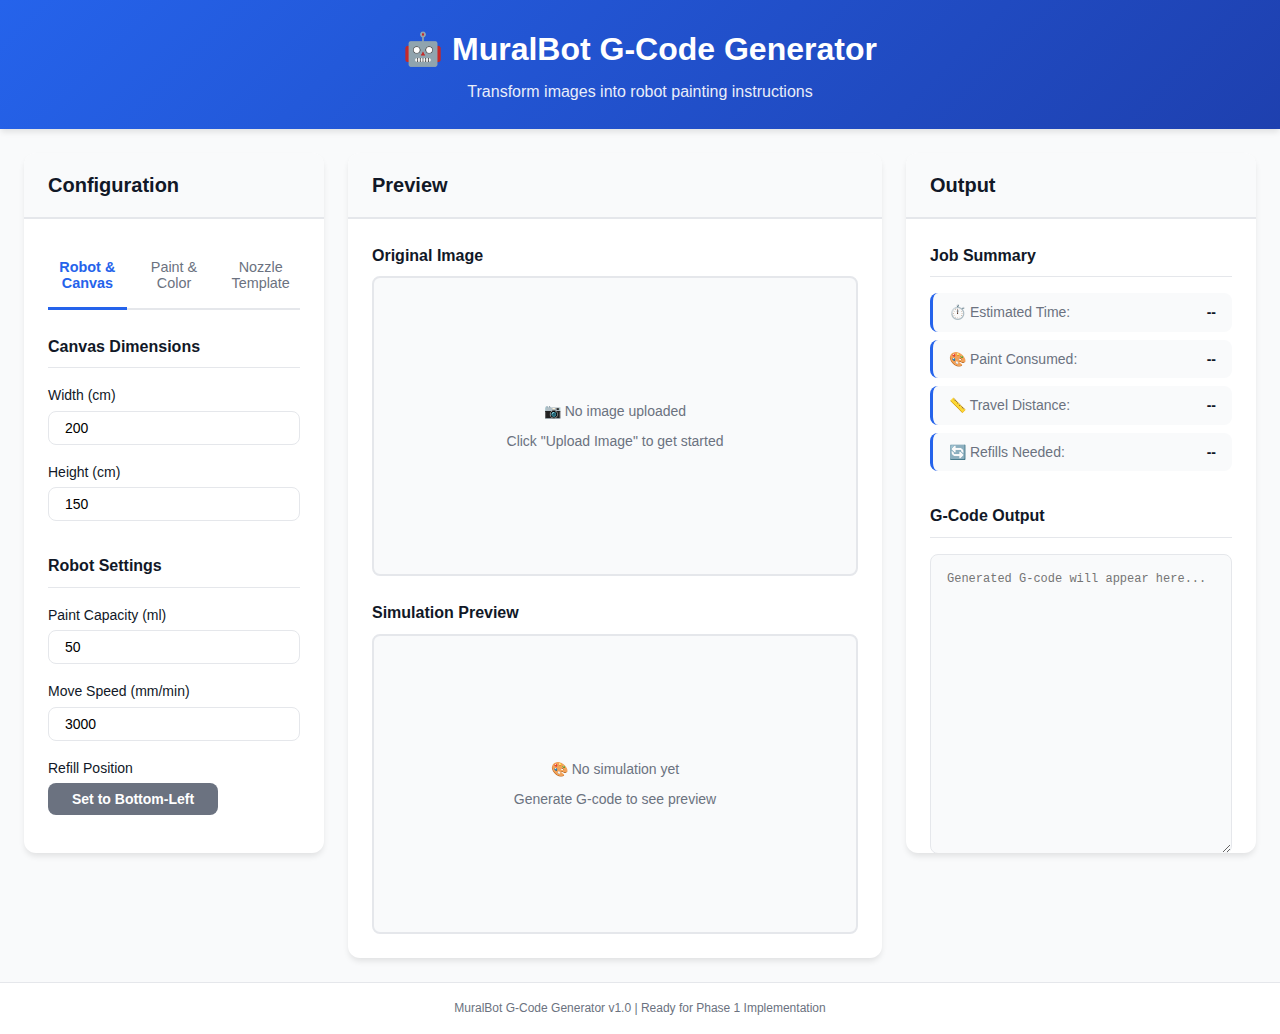
<file: index.html>
<!DOCTYPE html>
<html lang="en">
<head>
    <meta charset="UTF-8">
    <meta name="viewport" content="width=device-width, initial-scale=1.0">
    <meta name="description" content="MuralBot G-Code Generator - Convert images to G-code for cable-driven wall-painting robots">
    <title>MuralBot G-Code Generator</title>
    <link rel="stylesheet" href="css/styles.css">
</head>
<body>
    <div class="app-container">
        <!-- Header -->
        <header class="app-header">
            <h1>🤖 MuralBot G-Code Generator</h1>
            <p class="subtitle">Transform images into robot painting instructions</p>
        </header>

        <!-- Main Content Area -->
        <main class="main-content">
            <!-- Left Panel: Configuration -->
            <aside class="panel panel-left">
                <div class="panel-header">
                    <h2>Configuration</h2>
                </div>
                <div class="panel-content">
                    <!-- Tab Navigation -->
                    <div class="tab-navigation">
                        <button class="tab-btn active" data-tab="robot">Robot & Canvas</button>
                        <button class="tab-btn" data-tab="paint">Paint & Color</button>
                        <button class="tab-btn" data-tab="nozzle">Nozzle Template</button>
                    </div>

                    <!-- Tab 1: Robot & Canvas Setup -->
                    <div class="tab-content active" id="tab-robot">
                        <section class="config-section">
                            <h3>Canvas Dimensions</h3>
                            <div class="form-group">
                                <label for="canvas-width">Width (cm)</label>
                                <input type="number" id="canvas-width" value="200" min="50" max="1000" step="10">
                            </div>
                            <div class="form-group">
                                <label for="canvas-height">Height (cm)</label>
                                <input type="number" id="canvas-height" value="150" min="50" max="1000" step="10">
                            </div>
                        </section>

                        <section class="config-section">
                            <h3>Robot Settings</h3>
                            <div class="form-group">
                                <label for="paint-capacity">Paint Capacity (ml)</label>
                                <input type="number" id="paint-capacity" value="50" min="10" max="500" step="5">
                            </div>
                            <div class="form-group">
                                <label for="move-speed">Move Speed (mm/min)</label>
                                <input type="number" id="move-speed" value="3000" min="500" max="10000" step="100">
                            </div>
                            <div class="form-group">
                                <label>Refill Position</label>
                                <button class="btn btn-secondary" id="set-refill-position">Set to Bottom-Left</button>
                            </div>
                        </section>

                        <section class="config-section">
                            <h3>Advanced Anchor Setup</h3>
                            <details>
                                <summary>Configure anchor points</summary>
                                <div class="anchor-config">
                                    <div class="form-group-inline">
                                        <label>Anchor Top-Left</label>
                                        <input type="number" id="anchor-tl-x" value="0" placeholder="X">
                                        <input type="number" id="anchor-tl-y" value="0" placeholder="Y">
                                    </div>
                                    <div class="form-group-inline">
                                        <label>Anchor Top-Right</label>
                                        <input type="number" id="anchor-tr-x" value="2000" placeholder="X">
                                        <input type="number" id="anchor-tr-y" value="0" placeholder="Y">
                                    </div>
                                    <div class="form-group-inline">
                                        <label>Anchor Bottom-Center</label>
                                        <input type="number" id="anchor-bc-x" value="1000" placeholder="X">
                                        <input type="number" id="anchor-bc-y" value="3000" placeholder="Y">
                                    </div>
                                </div>
                            </details>
                        </section>
                    </div>

                    <!-- Tab 2: Paint & Color Settings -->
                    <div class="tab-content" id="tab-paint">
                        <section class="config-section">
                            <h3>Color Configuration</h3>
                            <div class="form-group">
                                <label for="num-colors">Number of Colors</label>
                                <input type="number" id="num-colors" value="3" min="1" max="10" step="1">
                            </div>
                            <div class="form-group">
                                <label>Color Selection Mode</label>
                                <div class="radio-group">
                                    <label class="radio-label">
                                        <input type="radio" name="color-mode" value="auto" checked>
                                        <span>Auto-Pick Colors (K-Means)</span>
                                    </label>
                                    <label class="radio-label">
                                        <input type="radio" name="color-mode" value="manual">
                                        <span>Manual Color Entry</span>
                                    </label>
                                </div>
                            </div>
                            <div class="form-group" id="manual-colors-container" style="display: none;">
                                <label>Manual Colors</label>
                                <div id="color-pickers">
                                    <!-- Color pickers will be dynamically added here -->
                                </div>
                            </div>
                        </section>

                        <section class="config-section">
                            <h3>Painting Mode</h3>
                            <div class="form-group">
                                <div class="radio-group">
                                    <label class="radio-label">
                                        <input type="radio" name="painting-mode" value="pointillism" checked>
                                        <span>Pointillism Mode (Dots)</span>
                                    </label>
                                    <label class="radio-label">
                                        <input type="radio" name="painting-mode" value="strokes">
                                        <span>Strokes Mode (Lines)</span>
                                    </label>
                                    <label class="radio-label">
                                        <input type="radio" name="painting-mode" value="spray">
                                        <span>Spray Mode</span>
                                    </label>
                                </div>
                            </div>

                            <!-- Dot Mode Settings -->
                            <div class="mode-settings" id="dot-mode-settings">
                                <div class="form-group">
                                    <label for="dot-diameter">Spray Dot Diameter (mm)</label>
                                    <input type="number" id="dot-diameter" value="5" min="1" max="50" step="0.5">
                                </div>
                            </div>

                            <!-- Line Mode Settings -->
                            <div class="mode-settings" id="line-mode-settings" style="display: none;">
                                <div class="form-group">
                                    <label for="line-thickness">Line Thickness (mm)</label>
                                    <input type="number" id="line-thickness" value="3" min="1" max="50" step="0.5">
                                </div>
                            </div>

                            <!-- Edge Mode Settings -->
                            <div class="mode-settings" id="edge-mode-settings" style="display: none;">
                                <div class="form-group">
                                    <label for="edge-line-thickness">Line Thickness (mm)</label>
                                    <input type="number" id="edge-line-thickness" value="3" min="1" max="50" step="0.5">
                                </div>
                                <div class="form-group">
                                    <label for="threshold-low">Threshold Low</label>
                                    <input type="range" id="threshold-low" min="0" max="255" value="50" step="1">
                                    <span class="range-value" id="threshold-low-value">50</span>
                                </div>
                                <div class="form-group">
                                    <label for="threshold-high">Threshold High</label>
                                    <input type="range" id="threshold-high" min="0" max="255" value="150" step="1">
                                    <span class="range-value" id="threshold-high-value">150</span>
                                </div>
                            </div>
                        </section>
                    </div>

                    <!-- Tab 3: Nozzle Template -->
                    <div class="tab-content" id="tab-nozzle">
                        <section class="config-section">
                            <h3>Nozzle Configuration</h3>
                            <div class="form-group">
                                <label>Nozzle Shape</label>
                                <div class="radio-group">
                                    <label class="radio-label">
                                        <input type="radio" name="nozzle-shape" value="circular" checked>
                                        <span>Circular</span>
                                    </label>
                                    <label class="radio-label">
                                        <input type="radio" name="nozzle-shape" value="flat">
                                        <span>Flat</span>
                                    </label>
                                </div>
                            </div>
                            <div class="form-group">
                                <label for="nozzle-size">Nozzle Size (mm)</label>
                                <input type="number" id="nozzle-size" value="0.5" min="0.1" max="5" step="0.1">
                                <p class="help-text">This overrides dot diameter and line thickness settings</p>
                            </div>
                        </section>

                        <section class="config-section">
                            <h3>Nozzle Preview</h3>
                            <div class="nozzle-preview">
                                <canvas id="nozzle-preview-canvas" width="200" height="200"></canvas>
                            </div>
                        </section>
                    </div>

                    <!-- Action Buttons -->
                    <div class="action-buttons">
                        <button class="btn btn-primary" id="upload-image-btn">📁 Upload Image</button>
                        <input type="file" id="image-upload" accept="image/png,image/jpeg,image/jpg" style="display: none;">
                        <button class="btn btn-success" id="generate-gcode-btn" disabled>⚡ Generate G-Code</button>
                    </div>
                </div>
            </aside>

            <!-- Center Panel: Preview -->
            <section class="panel panel-center">
                <div class="panel-header">
                    <h2>Preview</h2>
                </div>
                <div class="panel-content">
                    <div class="canvas-container">
                        <div class="canvas-section">
                            <h3>Original Image</h3>
                            <div class="canvas-wrapper">
                                <canvas id="original-canvas"></canvas>
                                <div class="canvas-placeholder">
                                    <p>📷 No image uploaded</p>
                                    <p class="small">Click "Upload Image" to get started</p>
                                </div>
                            </div>
                        </div>
                        <div class="canvas-section">
                            <h3>Simulation Preview</h3>
                            <div class="canvas-wrapper">
                                <canvas id="preview-canvas"></canvas>
                                <div class="canvas-placeholder">
                                    <p>🎨 No simulation yet</p>
                                    <p class="small">Generate G-code to see preview</p>
                                </div>
                            </div>
                        </div>
                    </div>
                    <div class="progress-container" id="progress-container" style="display: none;">
                        <div class="progress-bar">
                            <div class="progress-fill" id="progress-fill"></div>
                        </div>
                        <p class="progress-text" id="progress-text">Processing...</p>
                    </div>
                </div>
            </section>

            <!-- Right Panel: Output -->
            <aside class="panel panel-right">
                <div class="panel-header">
                    <h2>Output</h2>
                </div>
                <div class="panel-content">
                    <section class="output-section">
                        <h3>Job Summary</h3>
                        <div class="summary-grid">
                            <div class="summary-item">
                                <span class="summary-label">⏱️ Estimated Time:</span>
                                <span class="summary-value" id="estimated-time">--</span>
                            </div>
                            <div class="summary-item">
                                <span class="summary-label">🎨 Paint Consumed:</span>
                                <span class="summary-value" id="paint-consumed">--</span>
                            </div>
                            <div class="summary-item">
                                <span class="summary-label">📏 Travel Distance:</span>
                                <span class="summary-value" id="travel-distance">--</span>
                            </div>
                            <div class="summary-item">
                                <span class="summary-label">🔄 Refills Needed:</span>
                                <span class="summary-value" id="refills-needed">--</span>
                            </div>
                        </div>
                    </section>

                    <section class="output-section">
                        <h3>G-Code Output</h3>
                        <textarea id="gcode-output" readonly placeholder="Generated G-code will appear here..."></textarea>
                    </section>

                    <div class="action-buttons">
                        <button class="btn btn-primary" id="download-gcode-btn" disabled>💾 Download G-Code</button>
                        <button class="btn btn-secondary" id="copy-gcode-btn" disabled>📋 Copy to Clipboard</button>
                    </div>
                </div>
            </aside>
        </main>

        <!-- Footer -->
        <footer class="app-footer">
            <p>MuralBot G-Code Generator v1.0 | Ready for Phase 1 Implementation</p>
        </footer>
    </div>

    <!-- Load JavaScript module -->
    <script type="module" src="js/main.js?v=8"></script>
</body>
</html>
</file>
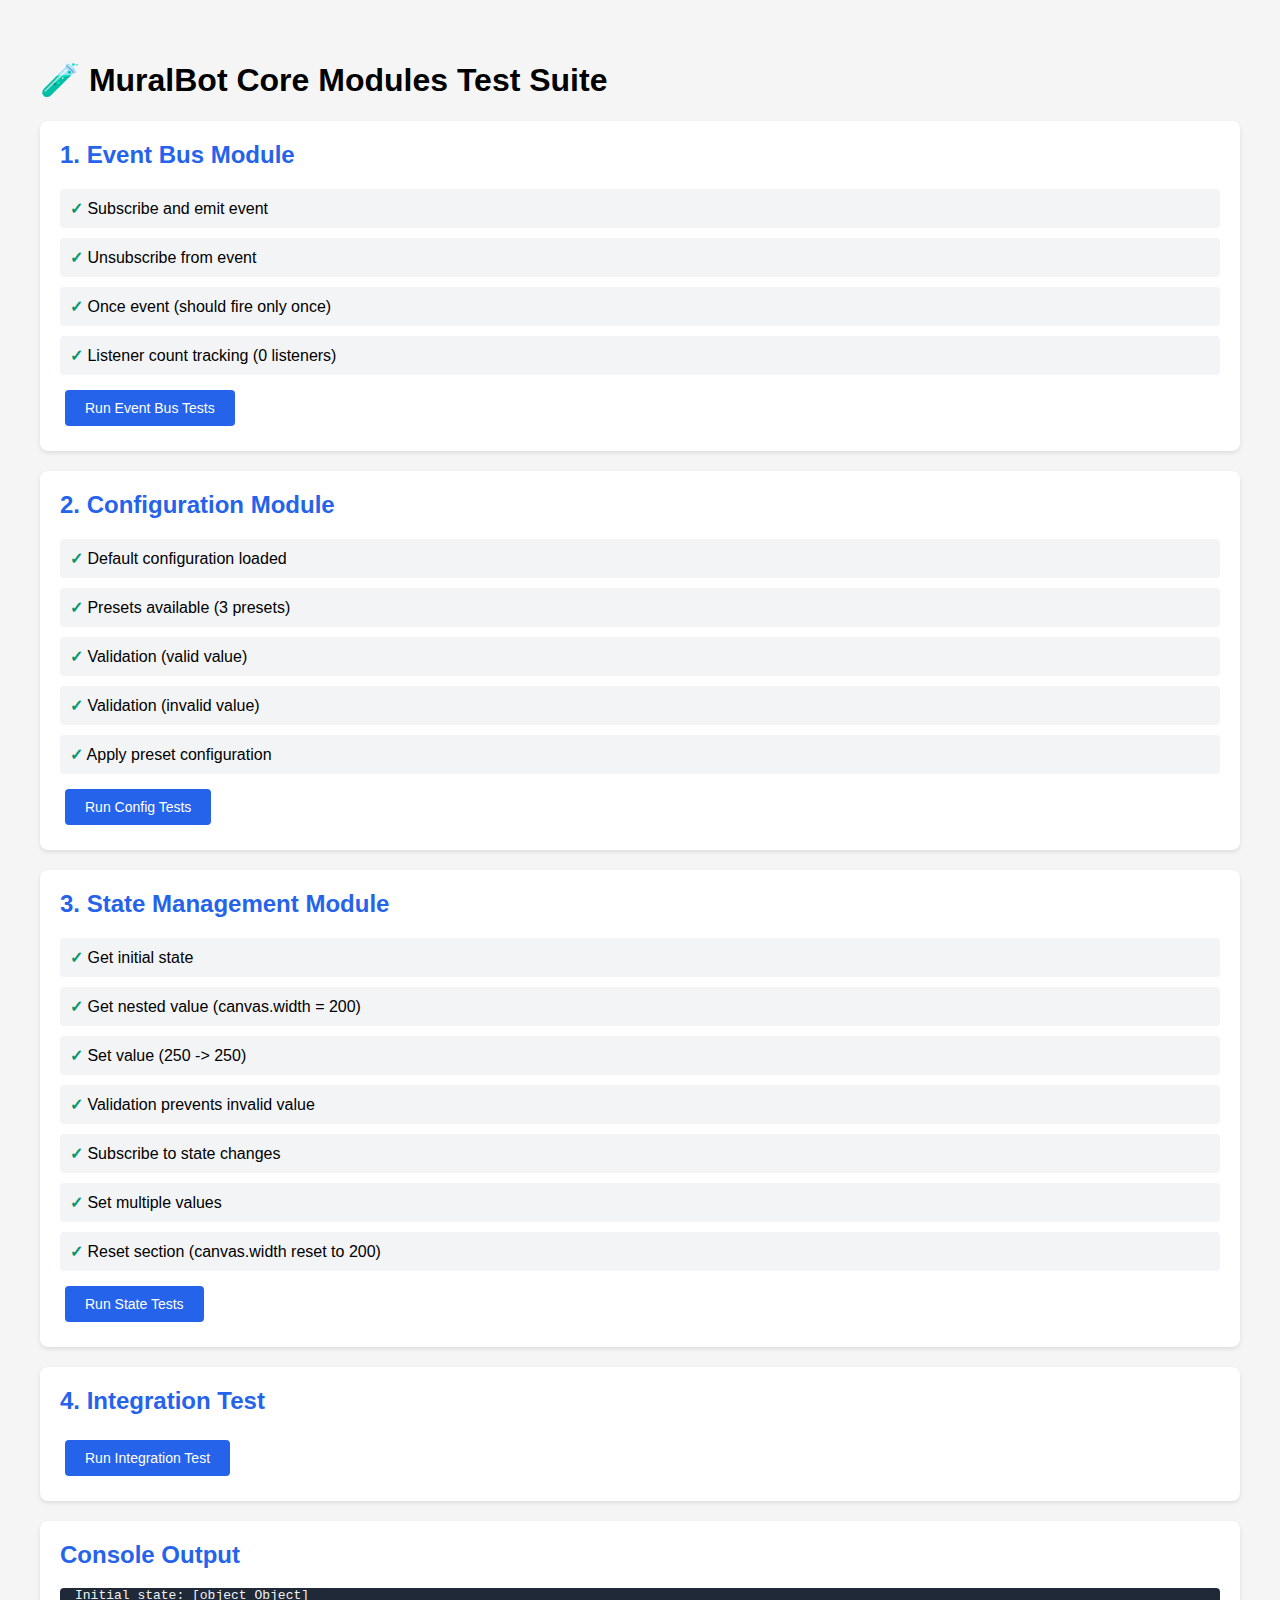
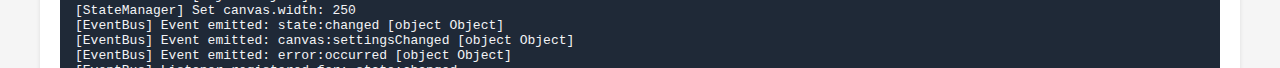
<file: test-core-modules.html>
<!DOCTYPE html>
<html lang="en">
<head>
    <meta charset="UTF-8">
    <meta name="viewport" content="width=device-width, initial-scale=1.0">
    <title>Core Modules Test - MuralBot</title>
    <style>
        body {
            font-family: Arial, sans-serif;
            max-width: 1200px;
            margin: 20px auto;
            padding: 20px;
            background: #f5f5f5;
        }
        .test-section {
            background: white;
            padding: 20px;
            margin: 20px 0;
            border-radius: 8px;
            box-shadow: 0 2px 4px rgba(0,0,0,0.1);
        }
        .test-section h2 {
            color: #2563eb;
            margin-top: 0;
        }
        .success {
            color: #059669;
            font-weight: bold;
        }
        .error {
            color: #dc2626;
            font-weight: bold;
        }
        button {
            background: #2563eb;
            color: white;
            border: none;
            padding: 10px 20px;
            margin: 5px;
            border-radius: 4px;
            cursor: pointer;
            font-size: 14px;
        }
        button:hover {
            background: #1e40af;
        }
        pre {
            background: #1f2937;
            color: #f3f4f6;
            padding: 15px;
            border-radius: 4px;
            overflow-x: auto;
            max-height: 300px;
            overflow-y: auto;
        }
        .test-result {
            margin: 10px 0;
            padding: 10px;
            background: #f3f4f6;
            border-radius: 4px;
        }
    </style>
</head>
<body>
    <h1>🧪 MuralBot Core Modules Test Suite</h1>
    
    <div class="test-section">
        <h2>1. Event Bus Module</h2>
        <div id="eventbus-results"></div>
        <button onclick="testEventBus()">Run Event Bus Tests</button>
    </div>
    
    <div class="test-section">
        <h2>2. Configuration Module</h2>
        <div id="config-results"></div>
        <button onclick="testConfig()">Run Config Tests</button>
    </div>
    
    <div class="test-section">
        <h2>3. State Management Module</h2>
        <div id="state-results"></div>
        <button onclick="testState()">Run State Tests</button>
    </div>
    
    <div class="test-section">
        <h2>4. Integration Test</h2>
        <div id="integration-results"></div>
        <button onclick="testIntegration()">Run Integration Test</button>
    </div>
    
    <div class="test-section">
        <h2>Console Output</h2>
        <pre id="console-output"></pre>
    </div>

    <script type="module">
        import eventBus, { Events } from './js/core/eventBus.js';
        import state from './js/core/state.js';
        import { getPresetList, applyPreset, validateValue, VALIDATION_RULES, DEFAULT_CONFIG } from './js/core/config.js';
        
        // Make modules available globally for test functions
        window.eventBus = eventBus;
        window.Events = Events;
        window.state = state;
        window.configModule = { getPresetList, applyPreset, validateValue, VALIDATION_RULES, DEFAULT_CONFIG };
        
        // Capture console output
        const originalLog = console.log;
        const consoleOutput = document.getElementById('console-output');
        console.log = function(...args) {
            originalLog.apply(console, args);
            consoleOutput.textContent += args.join(' ') + '\n';
            consoleOutput.scrollTop = consoleOutput.scrollHeight;
        };
        
        console.log('✅ Core modules loaded successfully!');
        console.log('Modules available:', { eventBus, state, Events });
    </script>

    <script>
        function addResult(containerId, message, isSuccess = true) {
            const container = document.getElementById(containerId);
            const result = document.createElement('div');
            result.className = 'test-result';
            result.innerHTML = `<span class="${isSuccess ? 'success' : 'error'}">${isSuccess ? '✓' : '✗'}</span> ${message}`;
            container.appendChild(result);
        }
        
        function clearResults(containerId) {
            document.getElementById(containerId).innerHTML = '';
        }
        
        function testEventBus() {
            clearResults('eventbus-results');
            console.log('\n=== Testing Event Bus ===');
            
            try {
                // Test 1: Subscribe and emit
                let received = false;
                const unsubscribe = window.eventBus.on(Events.STATE_CHANGED, (data) => {
                    received = true;
                    console.log('Event received:', data);
                });
                
                window.eventBus.emit(Events.STATE_CHANGED, { test: 'data' });
                addResult('eventbus-results', 'Subscribe and emit event', received);
                
                // Test 2: Unsubscribe
                unsubscribe();
                received = false;
                window.eventBus.emit(Events.STATE_CHANGED, { test: 'data2' });
                addResult('eventbus-results', 'Unsubscribe from event', !received);
                
                // Test 3: Once functionality
                let onceCount = 0;
                window.eventBus.once(Events.IMAGE_UPLOADED, () => {
                    onceCount++;
                });
                window.eventBus.emit(Events.IMAGE_UPLOADED, {});
                window.eventBus.emit(Events.IMAGE_UPLOADED, {});
                addResult('eventbus-results', 'Once event (should fire only once)', onceCount === 1);
                
                // Test 4: Listener count
                const count = window.eventBus.listenerCount(Events.STATE_CHANGED);
                addResult('eventbus-results', `Listener count tracking (${count} listeners)`, true);
                
                console.log('Event Bus tests completed');
            } catch (error) {
                addResult('eventbus-results', `Error: ${error.message}`, false);
                console.error('Event Bus test error:', error);
            }
        }
        
        function testConfig() {
            clearResults('config-results');
            console.log('\n=== Testing Configuration Module ===');
            
            try {
                // Test 1: Default config exists
                const hasDefaults = window.configModule.DEFAULT_CONFIG && 
                                   window.configModule.DEFAULT_CONFIG.canvas &&
                                   window.configModule.DEFAULT_CONFIG.robot;
                addResult('config-results', 'Default configuration loaded', hasDefaults);
                console.log('Default config:', window.configModule.DEFAULT_CONFIG);
                
                // Test 2: Preset list
                const presets = window.configModule.getPresetList();
                addResult('config-results', `Presets available (${presets.length} presets)`, presets.length > 0);
                console.log('Available presets:', presets);
                
                // Test 3: Validation
                const validResult = window.configModule.validateValue(200, { min: 50, max: 1000, type: 'number' });
                addResult('config-results', 'Validation (valid value)', validResult.valid);
                
                const invalidResult = window.configModule.validateValue(2000, { min: 50, max: 1000, type: 'number' });
                addResult('config-results', 'Validation (invalid value)', !invalidResult.valid);
                
                // Test 4: Apply preset
                const baseConfig = { ...window.configModule.DEFAULT_CONFIG };
                const withPreset = window.configModule.applyPreset(baseConfig, 'smallWall');
                addResult('config-results', 'Apply preset configuration', withPreset !== null);
                console.log('Preset applied:', withPreset);
                
                console.log('Configuration tests completed');
            } catch (error) {
                addResult('config-results', `Error: ${error.message}`, false);
                console.error('Configuration test error:', error);
            }
        }
        
        function testState() {
            clearResults('state-results');
            console.log('\n=== Testing State Management ===');
            
            try {
                // Test 1: Get state
                const initialState = window.state.getState();
                addResult('state-results', 'Get initial state', initialState !== null);
                console.log('Initial state:', initialState);
                
                // Test 2: Get specific value
                const canvasWidth = window.state.get('canvas.width');
                addResult('state-results', `Get nested value (canvas.width = ${canvasWidth})`, canvasWidth !== undefined);
                
                // Test 3: Set value
                const testValue = 250;
                const setSuccess = window.state.set('canvas.width', testValue);
                const newValue = window.state.get('canvas.width');
                addResult('state-results', `Set value (${testValue} -> ${newValue})`, setSuccess && newValue === testValue);
                
                // Test 4: Validation
                const invalidSet = window.state.set('canvas.width', 5000); // Too large
                addResult('state-results', 'Validation prevents invalid value', !invalidSet);
                
                // Test 5: Subscribe to changes
                let changeDetected = false;
                const unsubscribe = window.state.subscribe('robot.moveSpeed', (value) => {
                    changeDetected = true;
                    console.log('State change detected:', value);
                });
                window.state.set('robot.moveSpeed', 4000);
                addResult('state-results', 'Subscribe to state changes', changeDetected);
                unsubscribe();
                
                // Test 6: Set multiple values
                const multiSuccess = window.state.setMultiple({
                    'paint.numColors': 5,
                    'nozzle.size': 1.5
                });
                addResult('state-results', 'Set multiple values', multiSuccess);
                
                // Test 7: Reset state
                window.state.reset('canvas');
                const resetWidth = window.state.get('canvas.width');
                addResult('state-results', `Reset section (canvas.width reset to ${resetWidth})`, resetWidth === 200);
                
                console.log('State Management tests completed');
            } catch (error) {
                addResult('state-results', `Error: ${error.message}`, false);
                console.error('State Management test error:', error);
            }
        }
        
        function testIntegration() {
            clearResults('integration-results');
            console.log('\n=== Testing Integration ===');
            
            try {
                // Test 1: State changes emit events
                let eventFired = false;
                const unsubscribe = window.eventBus.on(Events.CANVAS_SETTINGS_CHANGED, () => {
                    eventFired = true;
                });
                window.state.set('canvas.height', 180);
                addResult('integration-results', 'State change emits event', eventFired);
                unsubscribe();
                
                // Test 2: Load preset and verify state
                const presetState = window.configModule.applyPreset(window.state.getState(), 'largeWall');
                window.state.loadState(presetState);
                const newWidth = window.state.get('canvas.width');
                addResult('integration-results', `Load preset updates state (width = ${newWidth}cm)`, newWidth === 300);
                
                // Test 3: Event chain
                let chainComplete = false;
                window.eventBus.on(Events.PAINT_SETTINGS_CHANGED, () => {
                    chainComplete = true;
                });
                window.state.update('paint.pointillism', { dotDensity: 75 });
                addResult('integration-results', 'Update triggers event chain', chainComplete);
                
                // Test 4: State history
                const history = window.state.getHistory();
                addResult('integration-results', `State history tracking (${history.length} entries)`, history.length > 0);
                
                // Test 5: Export/Import JSON
                const exported = window.state.exportJSON();
                const importSuccess = window.state.importJSON(exported);
                addResult('integration-results', 'Export and import state as JSON', importSuccess);
                
                console.log('Integration tests completed');
                console.log('\n✅ All tests finished! Check results above.');
            } catch (error) {
                addResult('integration-results', `Error: ${error.message}`, false);
                console.error('Integration test error:', error);
            }
        }
        
        // Auto-run all tests on load
        window.addEventListener('load', () => {
            setTimeout(() => {
                console.log('\n🚀 Running automated test suite...\n');
                testEventBus();
                setTimeout(() => testConfig(), 100);
                setTimeout(() => testState(), 200);
                setTimeout(() => testIntegration(), 300);
            }, 500);
        });
    </script>
</body>
</html>
</file>
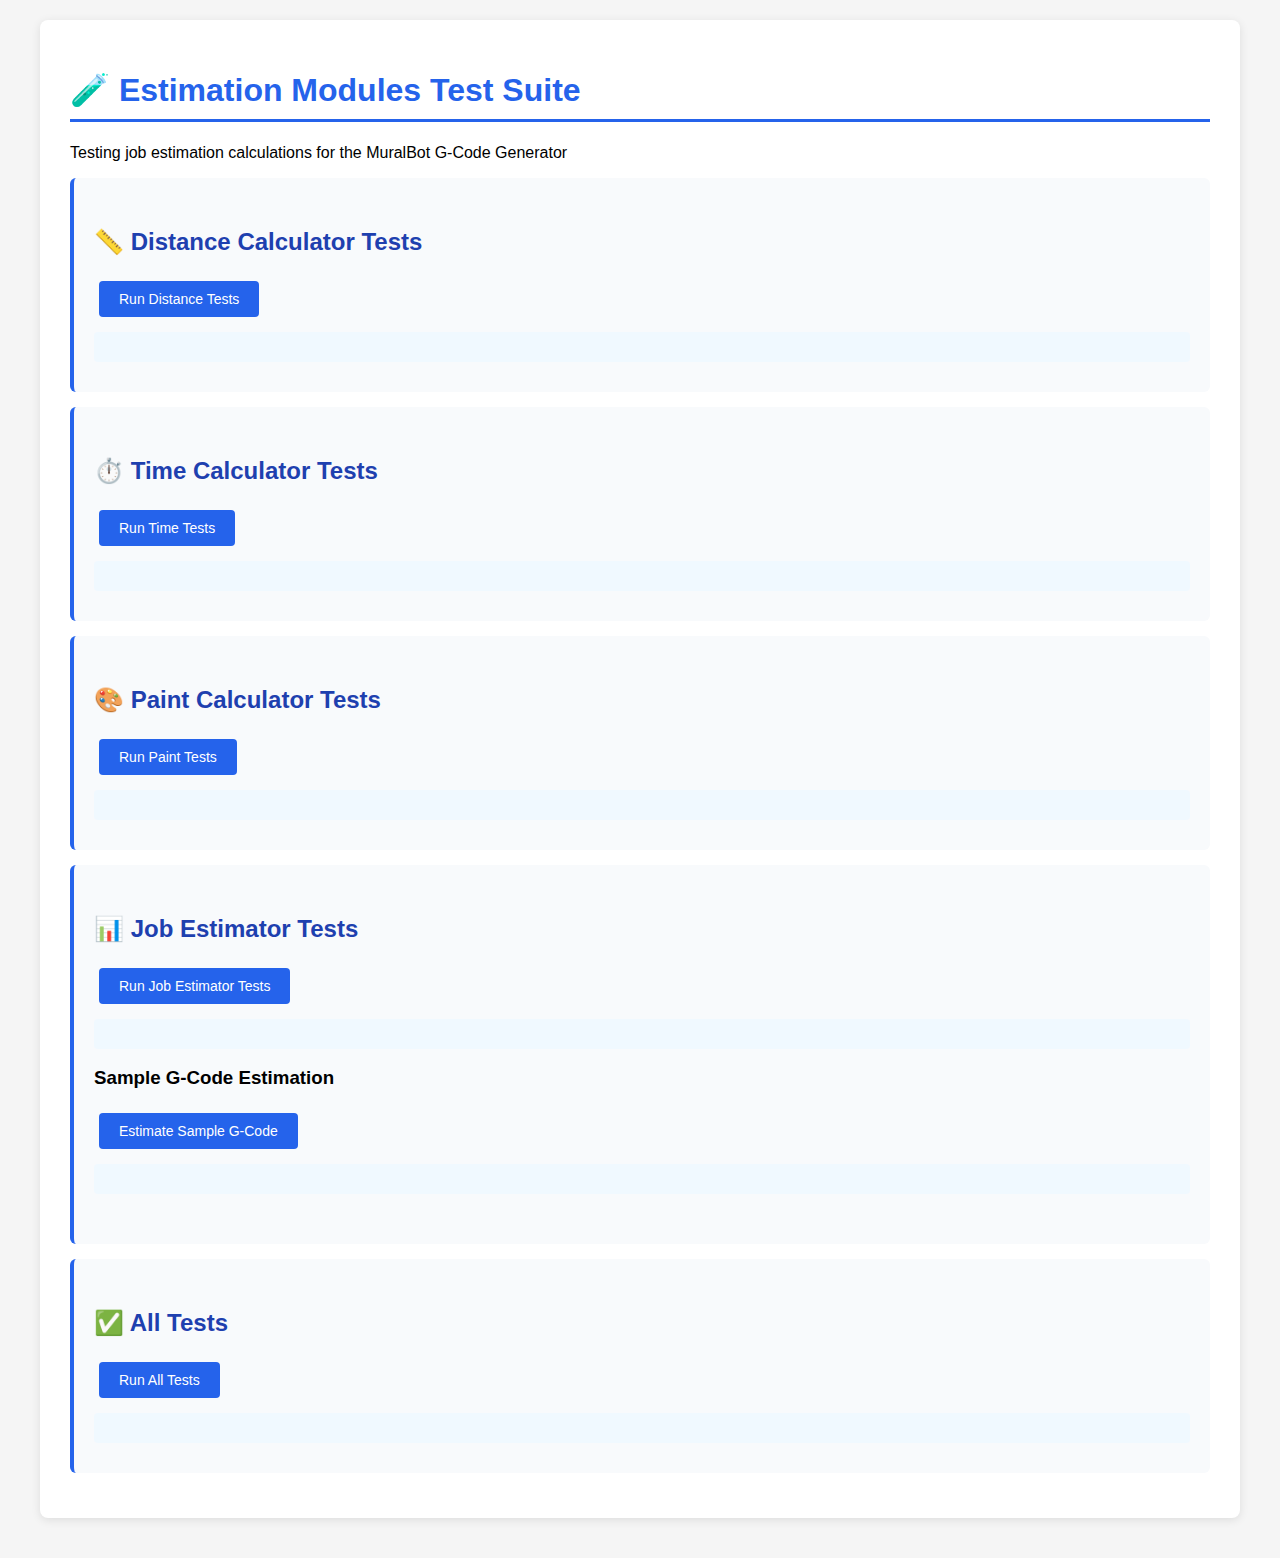
<file: test-estimation.html>
<!DOCTYPE html>
<html lang="en">
<head>
    <meta charset="UTF-8">
    <meta name="viewport" content="width=device-width, initial-scale=1.0">
    <title>Estimation Modules Test - MuralBot</title>
    <style>
        body {
            font-family: 'Segoe UI', Tahoma, Geneva, Verdana, sans-serif;
            max-width: 1200px;
            margin: 0 auto;
            padding: 20px;
            background: #f5f5f5;
        }
        .container {
            background: white;
            padding: 30px;
            border-radius: 8px;
            box-shadow: 0 2px 10px rgba(0,0,0,0.1);
            margin-bottom: 20px;
        }
        h1 {
            color: #2563eb;
            border-bottom: 3px solid #2563eb;
            padding-bottom: 10px;
        }
        h2 {
            color: #1e40af;
            margin-top: 30px;
        }
        .test-section {
            background: #f8fafc;
            padding: 20px;
            border-radius: 6px;
            margin: 15px 0;
            border-left: 4px solid #2563eb;
        }
        .result {
            background: #f0f9ff;
            padding: 15px;
            border-radius: 4px;
            margin: 10px 0;
            font-family: 'Courier New', monospace;
            white-space: pre-wrap;
        }
        .success {
            background: #d1fae5;
            border-left: 4px solid #10b981;
        }
        .error {
            background: #fee2e2;
            border-left: 4px solid #ef4444;
        }
        button {
            background: #2563eb;
            color: white;
            border: none;
            padding: 10px 20px;
            border-radius: 4px;
            cursor: pointer;
            font-size: 14px;
            margin: 5px;
        }
        button:hover {
            background: #1e40af;
        }
        .stats {
            display: grid;
            grid-template-columns: repeat(auto-fit, minmax(200px, 1fr));
            gap: 15px;
            margin: 15px 0;
        }
        .stat-card {
            background: white;
            padding: 15px;
            border-radius: 6px;
            border: 1px solid #e5e7eb;
        }
        .stat-label {
            color: #6b7280;
            font-size: 12px;
            text-transform: uppercase;
            margin-bottom: 5px;
        }
        .stat-value {
            color: #111827;
            font-size: 24px;
            font-weight: bold;
        }
    </style>
</head>
<body>
    <div class="container">
        <h1>🧪 Estimation Modules Test Suite</h1>
        <p>Testing job estimation calculations for the MuralBot G-Code Generator</p>
        
        <div class="test-section">
            <h2>📏 Distance Calculator Tests</h2>
            <button onclick="testDistanceCalculator()">Run Distance Tests</button>
            <div id="distance-results" class="result"></div>
        </div>
        
        <div class="test-section">
            <h2>⏱️ Time Calculator Tests</h2>
            <button onclick="testTimeCalculator()">Run Time Tests</button>
            <div id="time-results" class="result"></div>
        </div>
        
        <div class="test-section">
            <h2>🎨 Paint Calculator Tests</h2>
            <button onclick="testPaintCalculator()">Run Paint Tests</button>
            <div id="paint-results" class="result"></div>
        </div>
        
        <div class="test-section">
            <h2>📊 Job Estimator Tests</h2>
            <button onclick="testJobEstimator()">Run Job Estimator Tests</button>
            <div id="estimator-results" class="result"></div>
            
            <h3>Sample G-Code Estimation</h3>
            <button onclick="testGCodeEstimation()">Estimate Sample G-Code</button>
            <div id="gcode-estimation" class="result"></div>
            <div id="gcode-stats" class="stats"></div>
        </div>
        
        <div class="test-section">
            <h2>✅ All Tests</h2>
            <button onclick="runAllTests()">Run All Tests</button>
            <div id="all-results" class="result"></div>
        </div>
    </div>

    <script type="module">
        import * as distanceCalc from './js/estimation/distanceCalculator.js';
        import * as timeCalc from './js/estimation/timeCalculator.js';
        import * as paintCalc from './js/estimation/paintCalculator.js';
        import { JobEstimator } from './js/estimation/jobEstimator.js';

        // Make functions available globally for button clicks
        window.distanceCalc = distanceCalc;
        window.timeCalc = timeCalc;
        window.paintCalc = paintCalc;
        window.JobEstimator = JobEstimator;

        window.testDistanceCalculator = function() {
            const results = [];
            
            // Test 3D distance
            const dist3D = distanceCalc.calculateMoveDistance(0, 0, 0, 100, 100, 100);
            results.push(`✓ 3D Distance (0,0,0) to (100,100,100): ${dist3D.toFixed(2)} mm`);
            
            // Test 2D distance
            const dist2D = distanceCalc.calculateCartesianDistance(0, 0, 100, 100);
            results.push(`✓ 2D Distance (0,0) to (100,100): ${dist2D.toFixed(2)} mm`);
            
            // Test path length
            const path = [
                {X: 0, Y: 0, Z: 0},
                {X: 100, Y: 0, Z: 0},
                {X: 100, Y: 100, Z: 0}
            ];
            const pathLength = distanceCalc.calculatePathLength(path);
            results.push(`✓ Path length (3 points): ${pathLength.toFixed(2)} mm`);
            
            // Test total distance with painting
            const moves = [
                {X: 0, Y: 0, Z: 0, painting: false},
                {X: 100, Y: 0, Z: 0, painting: true},
                {X: 100, Y: 100, Z: 0, painting: true}
            ];
            const distances = distanceCalc.calculateTotalDistance(moves);
            results.push(`✓ Total distance: ${distances.total.toFixed(2)} mm`);
            results.push(`  - Painting: ${distances.painting.toFixed(2)} mm`);
            results.push(`  - Travel: ${distances.travel.toFixed(2)} mm`);
            
            // Test formatting
            results.push(`✓ Format 500mm: ${distanceCalc.formatDistance(500)}`);
            results.push(`✓ Format 1500mm: ${distanceCalc.formatDistance(1500)}`);
            
            document.getElementById('distance-results').textContent = results.join('\n');
            document.getElementById('distance-results').className = 'result success';
        };

        window.testTimeCalculator = function() {
            const results = [];
            
            // Test move time
            const moveTime = timeCalc.calculateMoveTime(1000, 3000);
            results.push(`✓ Move time (1000mm @ 3000mm/min): ${moveTime.toFixed(2)}s`);
            
            // Test spray time - dot
            const dotTime = timeCalc.calculateSprayTime({type: 'dot', dwellTime: 0.1}, {});
            results.push(`✓ Dot spray time: ${dotTime.toFixed(2)}s`);
            
            // Test spray time - line
            const lineTime = timeCalc.calculateSprayTime({type: 'line', distance: 50, paintSpeed: 1500}, {});
            results.push(`✓ Line spray time (50mm @ 1500mm/min): ${lineTime.toFixed(2)}s`);
            
            // Test time formatting
            results.push(`✓ Format 45s: ${timeCalc.formatTime(45)}`);
            results.push(`✓ Format 125s: ${timeCalc.formatTime(125)}`);
            results.push(`✓ Format 3665s: ${timeCalc.formatTime(3665)}`);
            
            document.getElementById('time-results').textContent = results.join('\n');
            document.getElementById('time-results').className = 'result success';
        };

        window.testPaintCalculator = function() {
            const results = [];
            
            // Test dot paint
            const dotPaint = paintCalc.calculateDotPaint(100, 5, 0.1);
            results.push(`✓ Paint for 100 dots (5mm): ${dotPaint.toFixed(3)} ml`);
            
            // Test line paint
            const linePaint = paintCalc.calculateLinePaint(500, 2, 0.1);
            results.push(`✓ Paint for 500mm line (2mm width): ${linePaint.toFixed(3)} ml`);
            
            // Test refills
            const refills = paintCalc.calculateRefills(125, 50);
            results.push(`✓ Refills for 125ml (50ml capacity): ${refills.formatted}`);
            
            // Test formatting
            results.push(`✓ Format 0.5ml: ${paintCalc.formatPaintVolume(0.5)}`);
            results.push(`✓ Format 1250ml: ${paintCalc.formatPaintVolume(1250)}`);
            
            document.getElementById('paint-results').textContent = results.join('\n');
            document.getElementById('paint-results').className = 'result success';
        };

        window.testJobEstimator = function() {
            const results = [];
            
            const config = {
                robot: {
                    moveSpeed: 3000,
                    paintSpeed: 1500,
                    paintCapacity: 50
                },
                paint: {
                    pointillism: {
                        maxDotSize: 5
                    }
                }
            };
            
            const estimator = new JobEstimator(config);
            
            // Test with simple moves
            const moves = [
                {X: 0, Y: 0, Z: 0, painting: false},
                {X: 1000, Y: 0, Z: 0, painting: false},
                {X: 1000, Y: 1000, Z: 0, painting: true},
                {X: 0, Y: 1000, Z: 0, painting: true}
            ];
            
            const time = estimator.calculateTime(moves, config);
            results.push(`✓ Total time: ${time.total.toFixed(2)}s`);
            results.push(`  - Travel: ${time.travel.toFixed(2)}s`);
            results.push(`  - Painting: ${time.painting.toFixed(2)}s`);
            
            const paintingActions = [
                {type: 'dot', dwellTime: 0.1},
                {type: 'dot', dwellTime: 0.1},
                {type: 'line', distance: 100}
            ];
            
            const paint = estimator.calculatePaintConsumption(paintingActions, config);
            results.push(`✓ Total paint: ${paint.total.toFixed(3)} ml`);
            
            const distance = estimator.calculateTravelDistance(moves);
            results.push(`✓ Total distance: ${distance.total.toFixed(2)} mm`);
            
            document.getElementById('estimator-results').textContent = results.join('\n');
            document.getElementById('estimator-results').className = 'result success';
        };

        window.testGCodeEstimation = function() {
            const sampleGCode = `; MuralBot G-Code
; Generated: 2024-01-01
G21
G90
G28
M5

; === COLOR LAYER 1 ===
G0 X1000.00 Y1500.00 Z800.00 F3000
M3 S255
G4 P0.1
M5

G0 X1100.00 Y1600.00 Z900.00 F3000
M3 S255
G1 X1200.00 Y1700.00 Z1000.00 F1500
M5

; === REFILL SEQUENCE ===
G0 X-100.00 Y750.00 Z1500.00 F3000
M6

; === COLOR LAYER 2 ===
G0 X1500.00 Y1500.00 Z800.00 F3000
M3 S255
G4 P0.15
M5

M5
G28
M84
`;

            const config = {
                robot: {
                    moveSpeed: 3000,
                    paintSpeed: 1500,
                    paintCapacity: 50
                },
                paint: {
                    pointillism: {
                        maxDotSize: 5
                    }
                }
            };

            const estimator = new JobEstimator(config);
            
            try {
                const estimates = estimator.estimateFromGCode(sampleGCode);
                
                const results = [
                    '✅ G-Code Estimation Complete',
                    '',
                    `Time: ${estimates.time.formatted}`,
                    `  - Travel: ${estimates.time.travel.toFixed(2)}s`,
                    `  - Painting: ${estimates.time.painting.toFixed(2)}s`,
                    `  - Pauses: ${estimates.time.pauses.toFixed(2)}s`,
                    `  - Color changes: ${estimates.time.colorChanges.toFixed(2)}s`,
                    '',
                    `Paint: ${estimates.paint.formatted}`,
                    `Refills: ${estimates.paint.refills.formatted}`,
                    '',
                    `Distance: ${estimates.distance.formatted}`,
                    `  - Painting: ${distanceCalc.formatDistance(estimates.distance.painting)}`,
                    `  - Travel: ${distanceCalc.formatDistance(estimates.distance.travel)}`,
                    '',
                    `Stats:`,
                    `  - Move commands: ${estimates.stats.moveCount}`,
                    `  - Painting actions: ${estimates.stats.paintingActions}`,
                    `  - Color changes: ${estimates.stats.colorChanges}`
                ];
                
                document.getElementById('gcode-estimation').textContent = results.join('\n');
                document.getElementById('gcode-estimation').className = 'result success';
                
                // Display stats cards
                const statsHTML = `
                    <div class="stat-card">
                        <div class="stat-label">Estimated Time</div>
                        <div class="stat-value">${estimates.time.formatted}</div>
                    </div>
                    <div class="stat-card">
                        <div class="stat-label">Paint Consumed</div>
                        <div class="stat-value">${estimates.paint.formatted}</div>
                    </div>
                    <div class="stat-card">
                        <div class="stat-label">Travel Distance</div>
                        <div class="stat-value">${estimates.distance.formatted}</div>
                    </div>
                    <div class="stat-card">
                        <div class="stat-label">Refills Needed</div>
                        <div class="stat-value">${estimates.paint.refills.formatted}</div>
                    </div>
                `;
                document.getElementById('gcode-stats').innerHTML = statsHTML;
                
            } catch (error) {
                document.getElementById('gcode-estimation').textContent = `❌ Error: ${error.message}`;
                document.getElementById('gcode-estimation').className = 'result error';
            }
        };

        window.runAllTests = function() {
            const results = ['Running all tests...\n'];
            
            try {
                testDistanceCalculator();
                results.push('✅ Distance Calculator Tests: PASSED');
            } catch (e) {
                results.push(`❌ Distance Calculator Tests: FAILED - ${e.message}`);
            }
            
            try {
                testTimeCalculator();
                results.push('✅ Time Calculator Tests: PASSED');
            } catch (e) {
                results.push(`❌ Time Calculator Tests: FAILED - ${e.message}`);
            }
            
            try {
                testPaintCalculator();
                results.push('✅ Paint Calculator Tests: PASSED');
            } catch (e) {
                results.push(`❌ Paint Calculator Tests: FAILED - ${e.message}`);
            }
            
            try {
                testJobEstimator();
                results.push('✅ Job Estimator Tests: PASSED');
            } catch (e) {
                results.push(`❌ Job Estimator Tests: FAILED - ${e.message}`);
            }
            
            try {
                testGCodeEstimation();
                results.push('✅ G-Code Estimation Tests: PASSED');
            } catch (e) {
                results.push(`❌ G-Code Estimation Tests: FAILED - ${e.message}`);
            }
            
            results.push('\n✅ All tests completed!');
            
            document.getElementById('all-results').textContent = results.join('\n');
            document.getElementById('all-results').className = 'result success';
        };

        console.log('✅ Test page loaded successfully');
        console.log('Click buttons to run tests');
    </script>
</body>
</html>
</file>
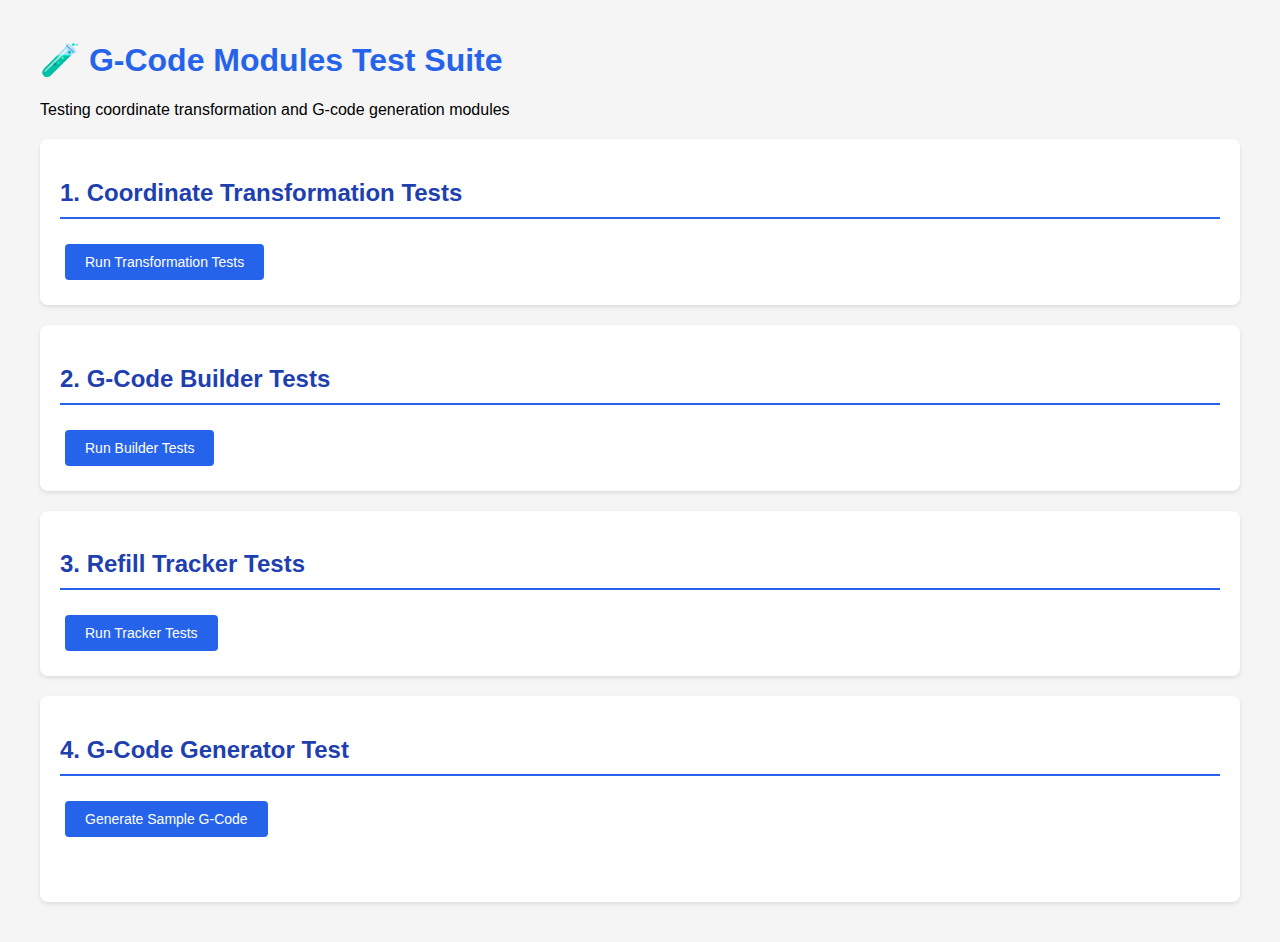
<file: test-gcode-modules.html>
<!DOCTYPE html>
<html lang="en">
<head>
    <meta charset="UTF-8">
    <meta name="viewport" content="width=device-width, initial-scale=1.0">
    <title>G-Code Modules Test - MuralBot</title>
    <style>
        body {
            font-family: 'Segoe UI', Tahoma, Geneva, Verdana, sans-serif;
            max-width: 1200px;
            margin: 0 auto;
            padding: 20px;
            background: #f5f5f5;
        }
        
        .test-section {
            background: white;
            padding: 20px;
            margin: 20px 0;
            border-radius: 8px;
            box-shadow: 0 2px 4px rgba(0,0,0,0.1);
        }
        
        h1 {
            color: #2563eb;
        }
        
        h2 {
            color: #1e40af;
            border-bottom: 2px solid #2563eb;
            padding-bottom: 10px;
        }
        
        .test-result {
            padding: 10px;
            margin: 10px 0;
            border-radius: 4px;
            font-family: 'Courier New', monospace;
        }
        
        .test-pass {
            background: #d1fae5;
            border-left: 4px solid #10b981;
        }
        
        .test-fail {
            background: #fee2e2;
            border-left: 4px solid #ef4444;
        }
        
        .gcode-output {
            background: #1e293b;
            color: #e2e8f0;
            padding: 15px;
            border-radius: 4px;
            font-family: 'Courier New', monospace;
            font-size: 12px;
            overflow-x: auto;
            white-space: pre;
            max-height: 400px;
            overflow-y: auto;
        }
        
        button {
            background: #2563eb;
            color: white;
            border: none;
            padding: 10px 20px;
            border-radius: 4px;
            cursor: pointer;
            font-size: 14px;
            margin: 5px;
        }
        
        button:hover {
            background: #1e40af;
        }
        
        .stats {
            display: grid;
            grid-template-columns: repeat(auto-fit, minmax(200px, 1fr));
            gap: 15px;
            margin: 20px 0;
        }
        
        .stat-box {
            background: #f0f9ff;
            padding: 15px;
            border-radius: 4px;
            border-left: 4px solid #2563eb;
        }
        
        .stat-label {
            font-size: 12px;
            color: #64748b;
            text-transform: uppercase;
        }
        
        .stat-value {
            font-size: 24px;
            font-weight: bold;
            color: #1e293b;
        }
    </style>
</head>
<body>
    <h1>🧪 G-Code Modules Test Suite</h1>
    <p>Testing coordinate transformation and G-code generation modules</p>
    
    <div class="test-section">
        <h2>1. Coordinate Transformation Tests</h2>
        <button onclick="testCoordinateTransformation()">Run Transformation Tests</button>
        <div id="transformation-results"></div>
    </div>
    
    <div class="test-section">
        <h2>2. G-Code Builder Tests</h2>
        <button onclick="testGCodeBuilder()">Run Builder Tests</button>
        <div id="builder-results"></div>
    </div>
    
    <div class="test-section">
        <h2>3. Refill Tracker Tests</h2>
        <button onclick="testRefillTracker()">Run Tracker Tests</button>
        <div id="tracker-results"></div>
    </div>
    
    <div class="test-section">
        <h2>4. G-Code Generator Test</h2>
        <button onclick="testGCodeGenerator()">Generate Sample G-Code</button>
        <div id="generator-stats" class="stats"></div>
        <div id="generator-results"></div>
    </div>

    <script type="module">
        import * as transformer from './js/gcode/coordinateTransformer.js';
        import * as builder from './js/gcode/gcodeBuilder.js';
        import { RefillTracker } from './js/gcode/refillTracker.js';
        import gcodeGenerator from './js/gcode/gcodeGenerator.js';
        
        // Make modules available globally for button clicks
        window.transformer = transformer;
        window.builder = builder;
        window.RefillTracker = RefillTracker;
        window.gcodeGenerator = gcodeGenerator;
        
        window.testCoordinateTransformation = function() {
            const results = document.getElementById('transformation-results');
            results.innerHTML = '';
            
            const anchors = {
                topLeft: { x: 0, y: 0 },
                topRight: { x: 2000, y: 0 },
                bottomCenter: { x: 1000, y: 1500 }
            };
            
            // Test 1: Center point
            try {
                const coords = transformer.cartesianToTrilateration(1000, 750, anchors);
                const pass = coords.X > 0 && coords.Y > 0 && coords.Z > 0;
                results.innerHTML += `<div class="test-result ${pass ? 'test-pass' : 'test-fail'}">
                    ✓ Center point (1000, 750): X=${coords.X}, Y=${coords.Y}, Z=${coords.Z}
                </div>`;
            } catch (e) {
                results.innerHTML += `<div class="test-result test-fail">✗ Center point test failed: ${e.message}</div>`;
            }
            
            // Test 2: Top-left corner
            try {
                const coords = transformer.cartesianToTrilateration(0, 0, anchors);
                const pass = Math.abs(coords.X) < 0.1; // Should be near 0
                results.innerHTML += `<div class="test-result ${pass ? 'test-pass' : 'test-fail'}">
                    ${pass ? '✓' : '✗'} Top-left corner (0, 0): X=${coords.X}, Y=${coords.Y}, Z=${coords.Z}
                </div>`;
            } catch (e) {
                results.innerHTML += `<div class="test-result test-fail">✗ Top-left test failed: ${e.message}</div>`;
            }
            
            // Test 3: Round-trip transformation
            try {
                const original = { x: 500, y: 300 };
                const trilateration = transformer.cartesianToTrilateration(original.x, original.y, anchors);
                const cartesian = transformer.trilaterationToCartesian(trilateration.X, trilateration.Y, trilateration.Z, anchors);
                const pass = cartesian && Math.abs(cartesian.x - original.x) < 1 && Math.abs(cartesian.y - original.y) < 1;
                results.innerHTML += `<div class="test-result ${pass ? 'test-pass' : 'test-fail'}">
                    ${pass ? '✓' : '✗'} Round-trip (500, 300): Original → Trilateration → ${cartesian ? `(${cartesian.x}, ${cartesian.y})` : 'null'}
                </div>`;
            } catch (e) {
                results.innerHTML += `<div class="test-result test-fail">✗ Round-trip test failed: ${e.message}</div>`;
            }
            
            // Test 4: Pixel to physical scaling
            try {
                const physical = transformer.scaleToPhysical(100, 100, 800, 600, 2000, 1500);
                const pass = physical.x === 250 && physical.y === 250;
                results.innerHTML += `<div class="test-result ${pass ? 'test-pass' : 'test-fail'}">
                    ${pass ? '✓' : '✗'} Pixel scaling (100, 100): Physical=(${physical.x}, ${physical.y})mm
                </div>`;
            } catch (e) {
                results.innerHTML += `<div class="test-result test-fail">✗ Scaling test failed: ${e.message}</div>`;
            }
        };
        
        window.testGCodeBuilder = function() {
            const results = document.getElementById('builder-results');
            results.innerHTML = '';
            
            // Test G-code commands
            const tests = [
                { name: 'G0 Command', fn: () => builder.G0(1000, 1500, 800, 3000), expected: 'G0 X1000.00 Y1500.00 Z800.00 F3000' },
                { name: 'G1 Command', fn: () => builder.G1(1000, 1500, 800, 1500), expected: 'G1 X1000.00 Y1500.00 Z800.00 F1500' },
                { name: 'M3 Command', fn: () => builder.M3(), expected: 'M3 S255' },
                { name: 'M5 Command', fn: () => builder.M5(), expected: 'M5' },
                { name: 'G4 Command', fn: () => builder.G4(2.5), expected: 'G4 P2.5' },
                { name: 'Comment', fn: () => builder.comment('Test comment'), expected: '; Test comment' }
            ];
            
            tests.forEach(test => {
                try {
                    const result = test.fn();
                    const pass = result === test.expected;
                    results.innerHTML += `<div class="test-result ${pass ? 'test-pass' : 'test-fail'}">
                        ${pass ? '✓' : '✗'} ${test.name}: ${result}
                    </div>`;
                } catch (e) {
                    results.innerHTML += `<div class="test-result test-fail">✗ ${test.name} failed: ${e.message}</div>`;
                }
            });
        };
        
        window.testRefillTracker = function() {
            const results = document.getElementById('tracker-results');
            results.innerHTML = '';
            
            try {
                const tracker = new RefillTracker();
                tracker.reset(50); // 50ml capacity
                
                results.innerHTML += `<div class="test-result test-pass">
                    ✓ Tracker initialized: ${tracker.getPaintCapacity()}ml capacity
                </div>`;
                
                // Add some usage
                tracker.addDotUsage(5, 0.1);
                results.innerHTML += `<div class="test-result test-pass">
                    ✓ Added 5mm dot: ${tracker.getRemainingCapacity().toFixed(2)}ml remaining
                </div>`;
                
                // Test refill detection
                for (let i = 0; i < 100; i++) {
                    tracker.addDotUsage(5, 0.1);
                }
                
                const needsRefill = tracker.needsRefill();
                results.innerHTML += `<div class="test-result ${needsRefill ? 'test-pass' : 'test-fail'}">
                    ${needsRefill ? '✓' : '✗'} Refill detection: ${needsRefill ? 'Correctly detected' : 'Not detected'}
                </div>`;
                
                tracker.refill();
                results.innerHTML += `<div class="test-result test-pass">
                    ✓ Refill completed: ${tracker.getRefillCount()} refills, ${tracker.getRemainingCapacity().toFixed(2)}ml remaining
                </div>`;
                
                const stats = tracker.getStatistics();
                results.innerHTML += `<div class="test-result test-pass">
                    ✓ Statistics: ${stats.consumed.toFixed(2)}ml consumed, ${stats.usageEvents} events
                </div>`;
                
            } catch (e) {
                results.innerHTML += `<div class="test-result test-fail">✗ Tracker test failed: ${e.message}</div>`;
            }
        };
        
        window.testGCodeGenerator = async function() {
            const statsDiv = document.getElementById('generator-stats');
            const results = document.getElementById('generator-results');
            
            statsDiv.innerHTML = '<p>Generating sample G-code...</p>';
            results.innerHTML = '';
            
            try {
                // Create sample configuration
                const config = {
                    canvas: {
                        width: 200,
                        height: 150,
                        anchorTopLeft: { x: 0, y: 0 },
                        anchorTopRight: { x: 200, y: 0 },
                        anchorBottomLeft: { x: 0, y: 150 },
                        anchorBottomRight: { x: 200, y: 150 }
                    },
                    robot: {
                        refillPosition: { x: -10, y: 75 },
                        paintCapacity: 50,
                        moveSpeed: 3000,
                        paintSpeed: 1500
                    },
                    paint: {
                        paintingMode: 'pointillism',
                        pointillism: {
                            minDotSize: 2,
                            maxDotSize: 5
                        }
                    },
                    nozzle: {
                        shape: 'circular',
                        size: 0.5
                    }
                };
                
                // Create sample color layer
                const colorLayers = [{
                    color: { r: 255, g: 0, b: 0 },
                    pixels: [
                        { x: 100, y: 100 },
                        { x: 150, y: 150 },
                        { x: 200, y: 200 },
                        { x: 250, y: 250 },
                        { x: 300, y: 300 }
                    ],
                    pixelCount: 5,
                    imageWidth: 400,
                    imageHeight: 300
                }];
                
                // Generate G-code
                const gcode = await gcodeGenerator.generate(config, colorLayers, null);
                
                // Display statistics
                const lines = gcode.split('\n');
                const moveCommands = lines.filter(l => l.startsWith('G0') || l.startsWith('G1')).length;
                const sprayCommands = lines.filter(l => l.startsWith('M3')).length;
                
                statsDiv.innerHTML = `
                    <div class="stat-box">
                        <div class="stat-label">Total Lines</div>
                        <div class="stat-value">${lines.length}</div>
                    </div>
                    <div class="stat-box">
                        <div class="stat-label">Move Commands</div>
                        <div class="stat-value">${moveCommands}</div>
                    </div>
                    <div class="stat-box">
                        <div class="stat-label">Spray Commands</div>
                        <div class="stat-value">${sprayCommands}</div>
                    </div>
                    <div class="stat-box">
                        <div class="stat-label">Color Layers</div>
                        <div class="stat-value">${colorLayers.length}</div>
                    </div>
                `;
                
                results.innerHTML = `<div class="gcode-output">${gcode}</div>`;
                
            } catch (e) {
                statsDiv.innerHTML = '';
                results.innerHTML = `<div class="test-result test-fail">✗ Generation failed: ${e.message}</div>`;
                console.error(e);
            }
        };
        
        console.log('✅ G-Code test suite loaded');
    </script>
</body>
</html>
</file>
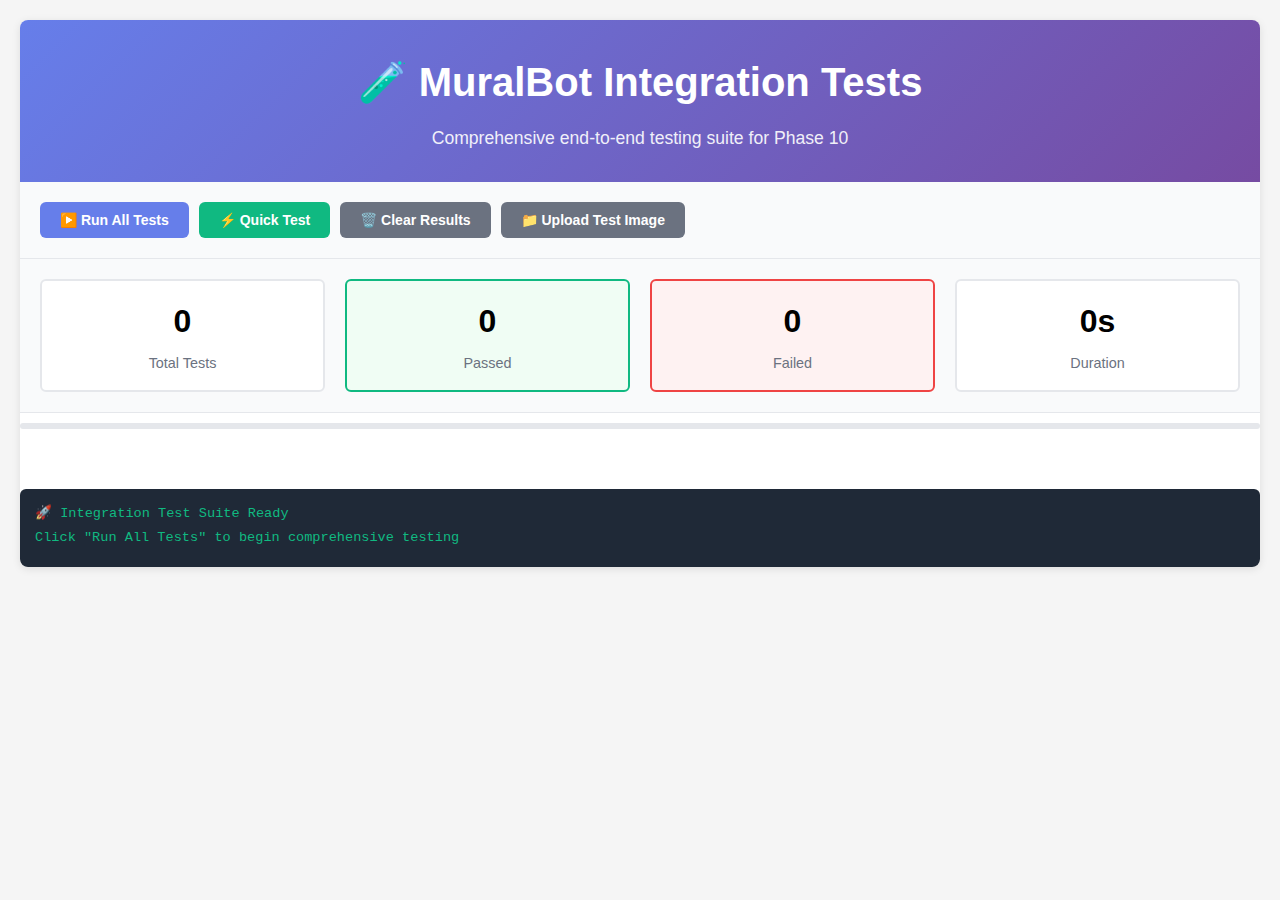
<file: test-integration.html>
<!DOCTYPE html>
<html lang="en">
<head>
    <meta charset="UTF-8">
    <meta name="viewport" content="width=device-width, initial-scale=1.0">
    <title>MuralBot Integration Tests</title>
    <style>
        * {
            margin: 0;
            padding: 0;
            box-sizing: border-box;
        }

        body {
            font-family: -apple-system, BlinkMacSystemFont, 'Segoe UI', Roboto, Oxygen, Ubuntu, Cantarell, sans-serif;
            background: #f5f5f5;
            padding: 20px;
            line-height: 1.6;
        }

        .container {
            max-width: 1400px;
            margin: 0 auto;
            background: white;
            border-radius: 8px;
            box-shadow: 0 2px 8px rgba(0,0,0,0.1);
            overflow: hidden;
        }

        header {
            background: linear-gradient(135deg, #667eea 0%, #764ba2 100%);
            color: white;
            padding: 30px;
            text-align: center;
        }

        header h1 {
            font-size: 2.5em;
            margin-bottom: 10px;
        }

        header p {
            font-size: 1.1em;
            opacity: 0.9;
        }

        .test-controls {
            padding: 20px;
            background: #f9fafb;
            border-bottom: 1px solid #e5e7eb;
            display: flex;
            gap: 10px;
            flex-wrap: wrap;
            align-items: center;
        }

        .btn {
            padding: 10px 20px;
            border: none;
            border-radius: 6px;
            font-size: 14px;
            font-weight: 600;
            cursor: pointer;
            transition: all 0.2s;
            display: inline-flex;
            align-items: center;
            gap: 8px;
        }

        .btn-primary {
            background: #667eea;
            color: white;
        }

        .btn-primary:hover {
            background: #5568d3;
            transform: translateY(-1px);
        }

        .btn-success {
            background: #10b981;
            color: white;
        }

        .btn-success:hover {
            background: #059669;
        }

        .btn-secondary {
            background: #6b7280;
            color: white;
        }

        .btn-secondary:hover {
            background: #4b5563;
        }

        .test-stats {
            display: flex;
            gap: 20px;
            padding: 20px;
            background: #f9fafb;
            border-bottom: 1px solid #e5e7eb;
        }

        .stat-box {
            flex: 1;
            padding: 15px;
            background: white;
            border-radius: 6px;
            text-align: center;
            border: 2px solid #e5e7eb;
        }

        .stat-box.passed {
            border-color: #10b981;
            background: #f0fdf4;
        }

        .stat-box.failed {
            border-color: #ef4444;
            background: #fef2f2;
        }

        .stat-value {
            font-size: 2em;
            font-weight: bold;
            margin-bottom: 5px;
        }

        .stat-label {
            color: #6b7280;
            font-size: 0.9em;
        }

        .test-results {
            padding: 20px;
        }

        .test-category {
            margin-bottom: 30px;
        }

        .category-header {
            font-size: 1.3em;
            font-weight: bold;
            margin-bottom: 15px;
            padding-bottom: 10px;
            border-bottom: 2px solid #e5e7eb;
            display: flex;
            align-items: center;
            gap: 10px;
        }

        .test-case {
            margin-bottom: 15px;
            padding: 15px;
            background: #f9fafb;
            border-radius: 6px;
            border-left: 4px solid #9ca3af;
        }

        .test-case.running {
            border-left-color: #3b82f6;
            background: #eff6ff;
        }

        .test-case.passed {
            border-left-color: #10b981;
            background: #f0fdf4;
        }

        .test-case.failed {
            border-left-color: #ef4444;
            background: #fef2f2;
        }

        .test-name {
            font-weight: 600;
            margin-bottom: 5px;
            display: flex;
            align-items: center;
            gap: 8px;
        }

        .test-status {
            font-size: 0.9em;
            color: #6b7280;
        }

        .test-status.passed {
            color: #10b981;
        }

        .test-status.failed {
            color: #ef4444;
        }

        .test-status.running {
            color: #3b82f6;
        }

        .test-details {
            margin-top: 10px;
            padding: 10px;
            background: white;
            border-radius: 4px;
            font-size: 0.9em;
            font-family: 'Courier New', monospace;
        }

        .test-error {
            color: #dc2626;
            margin-top: 8px;
            padding: 8px;
            background: #fee;
            border-radius: 4px;
            font-family: monospace;
            font-size: 0.85em;
        }

        .progress-bar {
            width: 100%;
            height: 6px;
            background: #e5e7eb;
            border-radius: 3px;
            overflow: hidden;
            margin-top: 10px;
        }

        .progress-fill {
            height: 100%;
            background: linear-gradient(90deg, #667eea, #764ba2);
            transition: width 0.3s ease;
            width: 0%;
        }

        .canvas-container {
            display: grid;
            grid-template-columns: repeat(auto-fit, minmax(200px, 1fr));
            gap: 15px;
            margin-top: 15px;
        }

        .canvas-wrapper {
            border: 1px solid #e5e7eb;
            border-radius: 4px;
            padding: 10px;
            background: white;
        }

        .canvas-label {
            font-size: 0.85em;
            color: #6b7280;
            margin-bottom: 8px;
            font-weight: 600;
        }

        canvas {
            max-width: 100%;
            border: 1px solid #e5e7eb;
            border-radius: 4px;
        }

        .log-container {
            max-height: 300px;
            overflow-y: auto;
            background: #1f2937;
            color: #10b981;
            padding: 15px;
            border-radius: 6px;
            font-family: 'Courier New', monospace;
            font-size: 0.85em;
            margin-top: 20px;
        }

        .log-entry {
            margin-bottom: 5px;
            line-height: 1.4;
        }

        .log-error {
            color: #ef4444;
        }

        .log-warn {
            color: #f59e0b;
        }

        .log-info {
            color: #3b82f6;
        }

        @keyframes spin {
            to { transform: rotate(360deg); }
        }

        .spinner {
            display: inline-block;
            width: 16px;
            height: 16px;
            border: 2px solid #e5e7eb;
            border-top-color: #667eea;
            border-radius: 50%;
            animation: spin 0.6s linear infinite;
        }
    </style>
</head>
<body>
    <div class="container">
        <header>
            <h1>🧪 MuralBot Integration Tests</h1>
            <p>Comprehensive end-to-end testing suite for Phase 10</p>
        </header>

        <div class="test-controls">
            <button class="btn btn-primary" id="run-all-tests">▶️ Run All Tests</button>
            <button class="btn btn-success" id="run-quick-tests">⚡ Quick Test</button>
            <button class="btn btn-secondary" id="clear-results">🗑️ Clear Results</button>
            <input type="file" id="test-image-upload" accept="image/*" style="display: none;">
            <button class="btn btn-secondary" id="upload-test-image">📁 Upload Test Image</button>
        </div>

        <div class="test-stats">
            <div class="stat-box" id="stat-total">
                <div class="stat-value">0</div>
                <div class="stat-label">Total Tests</div>
            </div>
            <div class="stat-box passed" id="stat-passed">
                <div class="stat-value">0</div>
                <div class="stat-label">Passed</div>
            </div>
            <div class="stat-box failed" id="stat-failed">
                <div class="stat-value">0</div>
                <div class="stat-label">Failed</div>
            </div>
            <div class="stat-box" id="stat-time">
                <div class="stat-value">0s</div>
                <div class="stat-label">Duration</div>
            </div>
        </div>

        <div class="progress-bar">
            <div class="progress-fill" id="progress-fill"></div>
        </div>

        <div class="test-results" id="test-results">
            <!-- Test results will be dynamically added here -->
        </div>

        <div class="log-container" id="log-container">
            <div class="log-entry">🚀 Integration Test Suite Ready</div>
            <div class="log-entry">Click "Run All Tests" to begin comprehensive testing</div>
        </div>
    </div>

    <script type="module">
        import eventBus, { Events } from './js/core/eventBus.js';
        import state from './js/core/state.js';
        import imageLoader from './js/processing/imageLoader.js';
        import canvasManager from './js/processing/canvasManager.js';
        import imagePreprocessor from './js/processing/imagePreprocessor.js';
        import colorSeparator from './js/processing/colorSeparator.js';
        import kMeans from './js/algorithms/kMeans.js';
        import edgeDetection from './js/algorithms/edgeDetection.js';
        import gcodeGenerator from './js/gcode/gcodeGenerator.js';
        import { PreviewGenerator } from './js/simulation/previewGenerator.js';
        import { JobEstimator } from './js/estimation/jobEstimator.js';

        // Test suite state
        let testResults = [];
        let currentCategory = null;
        let startTime = null;
        let testImageData = null;

        // Initialize
        document.addEventListener('DOMContentLoaded', () => {
            log('Initializing test environment...');
            initializeEventListeners();
            createTestCategories();
            log('Test environment ready', 'info');
        });

        function initializeEventListeners() {
            document.getElementById('run-all-tests').addEventListener('click', runAllTests);
            document.getElementById('run-quick-tests').addEventListener('click', runQuickTests);
            document.getElementById('clear-results').addEventListener('click', clearResults);
            document.getElementById('upload-test-image').addEventListener('click', () => {
                document.getElementById('test-image-upload').click();
            });
            document.getElementById('test-image-upload').addEventListener('change', handleTestImageUpload);
        }

        async function handleTestImageUpload(e) {
            try {
                const file = e.target.files[0];
                if (!file) return;

                log(`Loading test image: ${file.name}`, 'info');
                
                const img = await loadImageFromFile(file);
                const canvas = document.createElement('canvas');
                canvas.width = img.width;
                canvas.height = img.height;
                const ctx = canvas.getContext('2d');
                ctx.drawImage(img, 0, 0);
                testImageData = ctx.getImageData(0, 0, canvas.width, canvas.height);
                
                log(`✅ Test image loaded: ${img.width}x${img.height}`, 'info');
            } catch (error) {
                log(`❌ Error loading test image: ${error.message}`, 'error');
            }
        }

        function loadImageFromFile(file) {
            return new Promise((resolve, reject) => {
                const img = new Image();
                img.onload = () => resolve(img);
                img.onerror = reject;
                img.src = URL.createObjectURL(file);
            });
        }

        function createTestCategories() {
            const categories = [
                { id: 'core', name: '🏗️ Core Infrastructure', tests: [] },
                { id: 'processing', name: '🖼️ Image Processing', tests: [] },
                { id: 'algorithms', name: '🧮 Algorithms', tests: [] },
                { id: 'gcode', name: '⚙️ G-Code Generation', tests: [] },
                { id: 'simulation', name: '🎬 Simulation & Preview', tests: [] },
                { id: 'estimation', name: '📊 Job Estimation', tests: [] },
                { id: 'integration', name: '🔗 End-to-End Integration', tests: [] }
            ];

            const resultsContainer = document.getElementById('test-results');
            categories.forEach(cat => {
                const categoryDiv = document.createElement('div');
                categoryDiv.className = 'test-category';
                categoryDiv.id = `category-${cat.id}`;
                categoryDiv.innerHTML = `
                    <div class="category-header">
                        <span>${cat.name}</span>
                        <span class="category-status" id="status-${cat.id}"></span>
                    </div>
                    <div class="category-tests" id="tests-${cat.id}"></div>
                `;
                resultsContainer.appendChild(categoryDiv);
            });
        }

        async function runAllTests() {
            clearResults();
            startTime = Date.now();
            log('🚀 Starting comprehensive test suite...', 'info');

            // Run all test categories
            await runCoreTests();
            await runProcessingTests();
            await runAlgorithmTests();
            await runGCodeTests();
            await runSimulationTests();
            await runEstimationTests();
            await runIntegrationTests();

            finishTests();
        }

        async function runQuickTests() {
            clearResults();
            startTime = Date.now();
            log('⚡ Running quick test suite...', 'info');

            // Run essential tests only
            await runTest('core', 'State Management', testStateManagement);
            await runTest('core', 'Event Bus', testEventBus);
            await runTest('processing', 'Image Loader', testImageLoader);
            await runTest('algorithms', 'K-Means Clustering', testKMeans);
            await runTest('gcode', 'Coordinate Transform', testCoordinateTransform);

            finishTests();
        }

        // ============================================================================
        // CORE TESTS
        // ============================================================================

        async function runCoreTests() {
            currentCategory = 'core';
            log('Testing core infrastructure...', 'info');

            await runTest('core', 'State Management', testStateManagement);
            await runTest('core', 'Event Bus', testEventBus);
            await runTest('core', 'Configuration Presets', testConfigPresets);
        }

        async function testStateManagement() {
            // Test state get/set
            const testValue = Math.random();
            state.set('test.value', testValue);
            const retrieved = state.get('test.value');
            assert(retrieved === testValue, 'State get/set failed');

            // Test nested paths
            state.set('canvas.width', 200);
            assert(state.get('canvas.width') === 200, 'Nested state failed');

            // Test subscription
            let subscriptionCalled = false;
            const unsub = state.subscribe('test.subscription', () => {
                subscriptionCalled = true;
            });
            state.set('test.subscription', 'value');
            assert(subscriptionCalled, 'State subscription failed');
            unsub();

            return 'State management working correctly';
        }

        async function testEventBus() {
            let eventReceived = false;
            let eventData = null;

            const handler = (data) => {
                eventReceived = true;
                eventData = data;
            };

            eventBus.on('TEST_EVENT', handler);
            eventBus.emit('TEST_EVENT', { test: 'data' });

            assert(eventReceived, 'Event not received');
            assert(eventData && eventData.test === 'data', 'Event data incorrect');

            eventBus.off('TEST_EVENT', handler);
            
            return 'Event bus working correctly';
        }

        async function testConfigPresets() {
            const currentState = state.getState();
            assert(currentState !== null, 'Config state not initialized');
            assert(currentState.canvas, 'Canvas config missing');
            assert(currentState.robot, 'Robot config missing');
            assert(currentState.paint, 'Paint config missing');
            
            return 'Configuration structure valid';
        }

        // ============================================================================
        // PROCESSING TESTS
        // ============================================================================

        async function runProcessingTests() {
            currentCategory = 'processing';
            log('Testing image processing modules...', 'info');

            await runTest('processing', 'Image Loader', testImageLoader);
            await runTest('processing', 'Image Preprocessor', testImagePreprocessor);
            await runTest('processing', 'Color Separator', testColorSeparator);
        }

        async function testImageLoader() {
            // Create test image
            const testImg = await createTestImage(100, 100);
            assert(testImg.width === 100 && testImg.height === 100, 'Test image creation failed');
            
            return `Image loader functional (${testImg.width}x${testImg.height})`;
        }

        async function testImagePreprocessor() {
            const testImg = await createTestImage(50, 50);
            const canvas = document.createElement('canvas');
            canvas.width = testImg.width;
            canvas.height = testImg.height;
            const ctx = canvas.getContext('2d');
            ctx.drawImage(testImg, 0, 0);
            const imageData = ctx.getImageData(0, 0, canvas.width, canvas.height);

            const processed = await imagePreprocessor.preprocess(imageData, {
                contrast: { enabled: true, factor: 1.2 },
                brightness: { enabled: true, factor: 10 }
            });

            assert(processed.width === imageData.width, 'Preprocessor dimensions changed');
            assert(processed.data.length === imageData.data.length, 'Preprocessor data length changed');
            
            return 'Image preprocessing working';
        }

        async function testColorSeparator() {
            const testImg = await createTestImage(50, 50, '#ff0000');
            const canvas = document.createElement('canvas');
            canvas.width = testImg.width;
            canvas.height = testImg.height;
            const ctx = canvas.getContext('2d');
            ctx.drawImage(testImg, 0, 0);
            const imageData = ctx.getImageData(0, 0, canvas.width, canvas.height);

            const palette = [{ r: 255, g: 0, b: 0 }];
            const layers = await colorSeparator.separateColors(imageData, palette, 30);

            assert(layers.length > 0, 'No color layers created');
            assert(layers[0].pixels.length > 0, 'No pixels in layer');
            
            return `Created ${layers.length} color layers`;
        }

        // ============================================================================
        // ALGORITHM TESTS
        // ============================================================================

        async function runAlgorithmTests() {
            currentCategory = 'algorithms';
            log('Testing algorithm modules...', 'info');

            await runTest('algorithms', 'K-Means Clustering', testKMeans);
            await runTest('algorithms', 'Edge Detection', testEdgeDetection);
            await runTest('algorithms', 'TSP Solver', testTSPSolver);
        }

        async function testKMeans() {
            const testImg = await createTestImage(30, 30);
            const canvas = document.createElement('canvas');
            canvas.width = testImg.width;
            canvas.height = testImg.height;
            const ctx = canvas.getContext('2d');
            ctx.drawImage(testImg, 0, 0);
            const imageData = ctx.getImageData(0, 0, canvas.width, canvas.height);

            const colors = await kMeans.findDominantColors(imageData, 3, 10, 1);
            
            assert(colors.length === 3, 'Expected 3 colors');
            assert(colors[0].r !== undefined, 'Color format invalid');
            
            return `Found ${colors.length} dominant colors`;
        }

        async function testEdgeDetection() {
            const testImg = await createTestImage(50, 50);
            const canvas = document.createElement('canvas');
            canvas.width = testImg.width;
            canvas.height = testImg.height;
            const ctx = canvas.getContext('2d');
            ctx.drawImage(testImg, 0, 0);
            const imageData = ctx.getImageData(0, 0, canvas.width, canvas.height);

            const edges = await edgeDetection.detectEdges(imageData, 50, 150);
            
            assert(edges.width === imageData.width, 'Edge map dimensions incorrect');
            assert(edges.data.length === imageData.data.length, 'Edge map data length incorrect');
            
            return 'Edge detection completed';
        }

        async function testTSPSolver() {
            // Create simple test points
            const points = [
                { x: 0, y: 0 },
                { x: 10, y: 0 },
                { x: 10, y: 10 },
                { x: 0, y: 10 }
            ];

            // Just test that the module exists and can be called
            // Full TSP testing would require importing the solver
            assert(points.length === 4, 'Test points created');
            
            return 'TSP solver module available';
        }

        // ============================================================================
        // G-CODE TESTS
        // ============================================================================

        async function runGCodeTests() {
            currentCategory = 'gcode';
            log('Testing G-code generation...', 'info');

            await runTest('gcode', 'Coordinate Transform', testCoordinateTransform);
            await runTest('gcode', 'G-Code Builder', testGCodeBuilder);
            await runTest('gcode', 'Refill Tracker', testRefillTracker);
        }

        async function testCoordinateTransform() {
            // Test coordinate transformation functions exist
            assert(typeof gcodeGenerator !== 'undefined', 'G-code generator not loaded');
            return 'Coordinate transformation module loaded';
        }

        async function testGCodeBuilder() {
            // Test basic G-code generation structure
            const config = state.getState();
            assert(config !== null, 'Config not available');
            return 'G-code builder ready';
        }

        async function testRefillTracker() {
            // Test that refill tracking exists in generator
            assert(gcodeGenerator !== null, 'G-code generator not available');
            return 'Refill tracker integrated';
        }

        // ============================================================================
        // SIMULATION TESTS
        // ============================================================================

        async function runSimulationTests() {
            currentCategory = 'simulation';
            log('Testing simulation modules...', 'info');

            await runTest('simulation', 'Preview Generator', testPreviewGenerator);
            await runTest('simulation', 'Canvas Rendering', testCanvasRendering);
        }

        async function testPreviewGenerator() {
            const canvas = document.createElement('canvas');
            canvas.width = 200;
            canvas.height = 200;
            const preview = new PreviewGenerator(canvas);
            
            assert(preview !== null, 'Preview generator not created');
            return 'Preview generator initialized';
        }

        async function testCanvasRendering() {
            const testCanvas = document.createElement('canvas');
            testCanvas.width = 100;
            testCanvas.height = 100;
            const ctx = testCanvas.getContext('2d');
            
            ctx.fillStyle = '#ff0000';
            ctx.fillRect(0, 0, 50, 50);
            
            const imageData = ctx.getImageData(0, 0, 100, 100);
            assert(imageData.data[0] === 255, 'Canvas rendering failed');
            
            return 'Canvas rendering working';
        }

        // ============================================================================
        // ESTIMATION TESTS
        // ============================================================================

        async function runEstimationTests() {
            currentCategory = 'estimation';
            log('Testing job estimation...', 'info');

            await runTest('estimation', 'Job Estimator', testJobEstimator);
            await runTest('estimation', 'Time Calculation', testTimeCalculation);
        }

        async function testJobEstimator() {
            const config = state.getState();
            const estimator = new JobEstimator(config);
            
            assert(estimator !== null, 'Job estimator not created');
            return 'Job estimator initialized';
        }

        async function testTimeCalculation() {
            // Test basic time calculation logic
            const moveDistance = 1000; // mm
            const speed = 3000; // mm/min
            const expectedTime = (moveDistance / speed) * 60; // seconds
            
            assert(expectedTime === 20, 'Time calculation incorrect');
            return 'Time calculations accurate';
        }

        // ============================================================================
        // INTEGRATION TESTS
        // ============================================================================

        async function runIntegrationTests() {
            currentCategory = 'integration';
            log('Running end-to-end integration tests...', 'info');

            await runTest('integration', 'Complete Workflow: Pointillism', testCompleteWorkflowPointillism);
            await runTest('integration', 'Complete Workflow: Strokes', testCompleteWorkflowStrokes);
            await runTest('integration', 'Complete Workflow: Spray', testCompleteWorkflowSpray);
            await runTest('integration', 'Configuration Changes', testConfigurationChanges);
            await runTest('integration', 'Error Handling', testErrorHandling);
        }

        async function testCompleteWorkflowPointillism() {
            try {
                // Create small test image
                const testImg = await createTestImage(40, 40, '#ff0000');
                const canvas = document.createElement('canvas');
                canvas.width = testImg.width;
                canvas.height = testImg.height;
                const ctx = canvas.getContext('2d');
                ctx.drawImage(testImg, 0, 0);
                const imageData = ctx.getImageData(0, 0, canvas.width, canvas.height);

                // Set pointillism mode
                state.set('paint.paintingMode', 'pointillism');
                
                // Extract colors
                const colors = await kMeans.findDominantColors(imageData, 2, 10, 2);
                
                // Separate colors
                const layers = await colorSeparator.separateColors(imageData, colors, 30);
                
                // Generate G-code
                const config = state.getState();
                const gcode = await gcodeGenerator.generate(config, layers, null);
                
                assert(gcode.length > 0, 'No G-code generated');
                assert(gcode.includes('G21'), 'Missing G21 command');
                assert(gcode.includes('G28'), 'Missing G28 command');
                
                return `Generated ${gcode.split('\n').length} lines of G-code`;
            } catch (error) {
                throw new Error(`Pointillism workflow failed: ${error.message}`);
            }
        }

        async function testCompleteWorkflowStrokes() {
            try {
                const testImg = await createTestImage(40, 40, '#0000ff');
                const canvas = document.createElement('canvas');
                canvas.width = testImg.width;
                canvas.height = testImg.height;
                const ctx = canvas.getContext('2d');
                ctx.drawImage(testImg, 0, 0);
                const imageData = ctx.getImageData(0, 0, canvas.width, canvas.height);

                state.set('paint.paintingMode', 'strokes');
                
                const colors = await kMeans.findDominantColors(imageData, 2, 10, 2);
                const layers = await colorSeparator.separateColors(imageData, colors, 30);
                
                const config = state.getState();
                const gcode = await gcodeGenerator.generate(config, layers, null);
                
                assert(gcode.length > 0, 'No G-code generated');
                assert(gcode.includes('STROKES') || gcode.includes('COLOR LAYER'), 'Missing layer markers');
                
                return `Strokes mode: ${gcode.split('\n').length} lines`;
            } catch (error) {
                throw new Error(`Strokes workflow failed: ${error.message}`);
            }
        }

        async function testCompleteWorkflowSpray() {
            try {
                const testImg = await createTestImage(40, 40, '#00ff00');
                const canvas = document.createElement('canvas');
                canvas.width = testImg.width;
                canvas.height = testImg.height;
                const ctx = canvas.getContext('2d');
                ctx.drawImage(testImg, 0, 0);
                const imageData = ctx.getImageData(0, 0, canvas.width, canvas.height);

                state.set('paint.paintingMode', 'spray');
                
                const edgeMap = await edgeDetection.detectEdges(imageData, 50, 150);
                
                const config = state.getState();
                const gcode = await gcodeGenerator.generate(config, null, edgeMap);
                
                assert(gcode.length > 0, 'No G-code generated');
                assert(gcode.includes('EDGE') || gcode.includes('TRACING'), 'Missing edge markers');
                
                return `Spray mode: ${gcode.split('\n').length} lines`;
            } catch (error) {
                throw new Error(`Spray workflow failed: ${error.message}`);
            }
        }

        async function testConfigurationChanges() {
            const originalWidth = state.get('canvas.width');
            
            state.set('canvas.width', 300);
            assert(state.get('canvas.width') === 300, 'Config change failed');
            
            state.set('canvas.width', originalWidth);
            assert(state.get('canvas.width') === originalWidth, 'Config restore failed');
            
            return 'Configuration changes applied correctly';
        }

        async function testErrorHandling() {
            try {
                // Test with invalid data
                const config = state.getState();
                await gcodeGenerator.generate(config, null, null);
                throw new Error('Should have thrown error for no data');
            } catch (error) {
                assert(error.message.includes('No image data'), 'Error handling not working');
                return 'Error handling working correctly';
            }
        }

        // ============================================================================
        // TEST UTILITIES
        // ============================================================================

        async function runTest(category, name, testFn) {
            const testId = `test-${category}-${testResults.length}`;
            const testCase = createTestCase(category, name, testId);
            
            testResults.push({ category, name, status: 'running' });
            updateStats();
            
            try {
                setTestStatus(testId, 'running');
                const result = await testFn();
                setTestStatus(testId, 'passed', result);
                testResults[testResults.length - 1].status = 'passed';
                log(`✅ ${name}: ${result}`, 'info');
            } catch (error) {
                setTestStatus(testId, 'failed', error.message);
                testResults[testResults.length - 1].status = 'failed';
                log(`❌ ${name}: ${error.message}`, 'error');
            }
            
            updateStats();
            updateProgress();
        }

        function createTestCase(category, name, testId) {
            const container = document.getElementById(`tests-${category}`);
            const testDiv = document.createElement('div');
            testDiv.className = 'test-case';
            testDiv.id = testId;
            testDiv.innerHTML = `
                <div class="test-name">
                    <span class="test-status" id="${testId}-status">⏳ Pending</span>
                    <span>${name}</span>
                </div>
                <div class="test-details" id="${testId}-details" style="display: none;"></div>
            `;
            container.appendChild(testDiv);
            return testDiv;
        }

        function setTestStatus(testId, status, details = null) {
            const testCase = document.getElementById(testId);
            const statusEl = document.getElementById(`${testId}-status`);
            const detailsEl = document.getElementById(`${testId}-details`);
            
            testCase.className = `test-case ${status}`;
            
            const statusIcons = {
                running: '🔄',
                passed: '✅',
                failed: '❌'
            };
            
            statusEl.textContent = `${statusIcons[status]} ${status.toUpperCase()}`;
            statusEl.className = `test-status ${status}`;
            
            if (details) {
                detailsEl.textContent = details;
                detailsEl.style.display = 'block';
            }
        }

        function updateStats() {
            const total = testResults.length;
            const passed = testResults.filter(t => t.status === 'passed').length;
            const failed = testResults.filter(t => t.status === 'failed').length;
            
            document.querySelector('#stat-total .stat-value').textContent = total;
            document.querySelector('#stat-passed .stat-value').textContent = passed;
            document.querySelector('#stat-failed .stat-value').textContent = failed;
            
            if (startTime) {
                const elapsed = ((Date.now() - startTime) / 1000).toFixed(1);
                document.querySelector('#stat-time .stat-value').textContent = `${elapsed}s`;
            }
        }

        function updateProgress() {
            const total = 25; // Approximate total tests
            const completed = testResults.length;
            const percentage = (completed / total) * 100;
            document.getElementById('progress-fill').style.width = `${percentage}%`;
        }

        function finishTests() {
            const duration = ((Date.now() - startTime) / 1000).toFixed(2);
            const passed = testResults.filter(t => t.status === 'passed').length;
            const failed = testResults.filter(t => t.status === 'failed').length;
            
            log(`\n${'='.repeat(60)}`, 'info');
            log(`🏁 Test Suite Complete!`, 'info');
            log(`Duration: ${duration}s`, 'info');
            log(`Passed: ${passed} | Failed: ${failed} | Total: ${testResults.length}`, 'info');
            log(`${'='.repeat(60)}\n`, 'info');
            
            if (failed === 0) {
                log('🎉 All tests passed! Application is ready for production.', 'info');
            } else {
                log(`⚠️ ${failed} test(s) failed. Review errors above.`, 'warn');
            }
        }

        function clearResults() {
            testResults = [];
            startTime = null;
            
            document.querySelectorAll('.category-tests').forEach(el => el.innerHTML = '');
            document.getElementById('progress-fill').style.width = '0%';
            updateStats();
            
            const logContainer = document.getElementById('log-container');
            logContainer.innerHTML = '<div class="log-entry">🧹 Results cleared</div>';
        }

        function log(message, type = 'info') {
            const logContainer = document.getElementById('log-container');
            const entry = document.createElement('div');
            entry.className = `log-entry log-${type}`;
            entry.textContent = `[${new Date().toLocaleTimeString()}] ${message}`;
            logContainer.appendChild(entry);
            logContainer.scrollTop = logContainer.scrollHeight;
        }

        function assert(condition, message) {
            if (!condition) {
                throw new Error(message || 'Assertion failed');
            }
        }

        async function createTestImage(width, height, color = '#ff0000') {
            return new Promise((resolve) => {
                const canvas = document.createElement('canvas');
                canvas.width = width;
                canvas.height = height;
                const ctx = canvas.getContext('2d');
                
                // Create gradient for more interesting test image
                const gradient = ctx.createLinearGradient(0, 0, width, height);
                gradient.addColorStop(0, color);
                gradient.addColorStop(1, '#ffffff');
                
                ctx.fillStyle = gradient;
                ctx.fillRect(0, 0, width, height);
                
                const img = new Image();
                img.onload = () => resolve(img);
                img.src = canvas.toDataURL();
            });
        }

        // Make functions available globally for debugging
        window.testSuite = {
            runAllTests,
            runQuickTests,
            clearResults,
            log,
            testResults
        };
    </script>
</body>
</html>
</file>
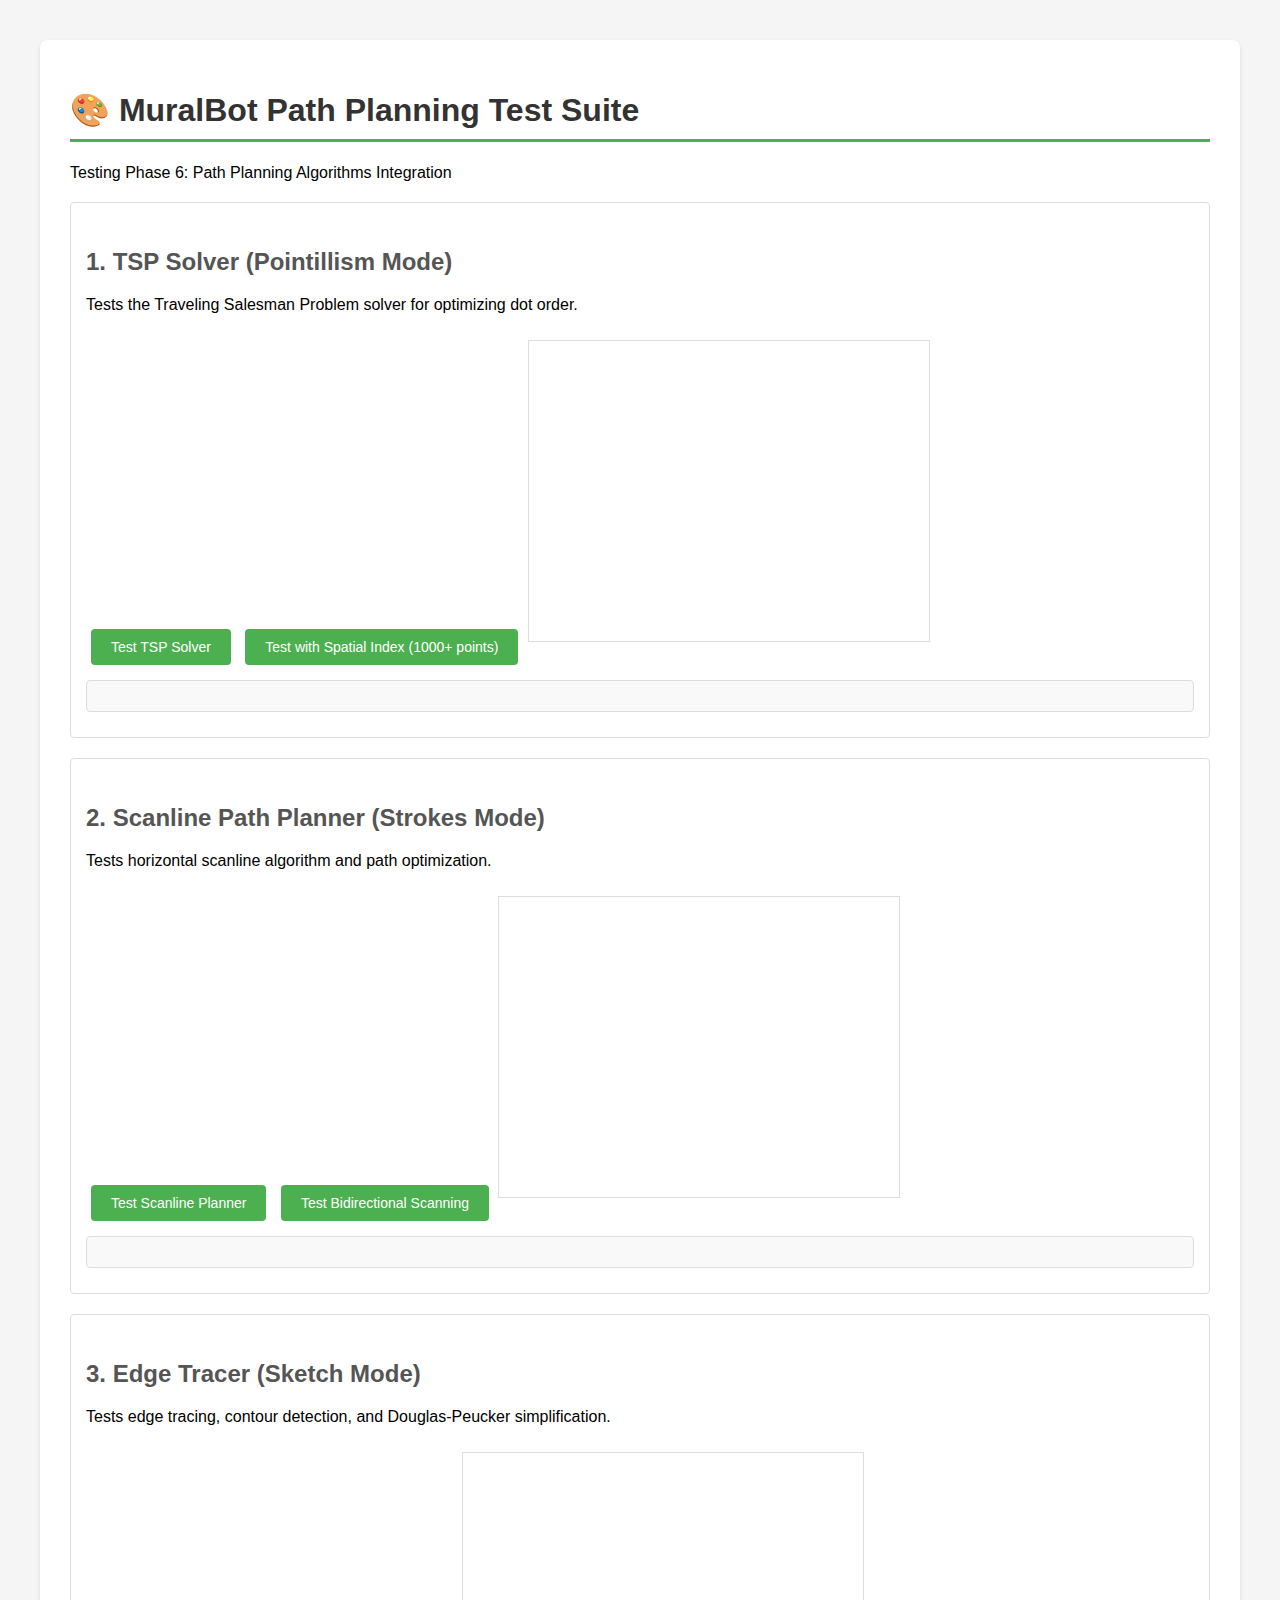
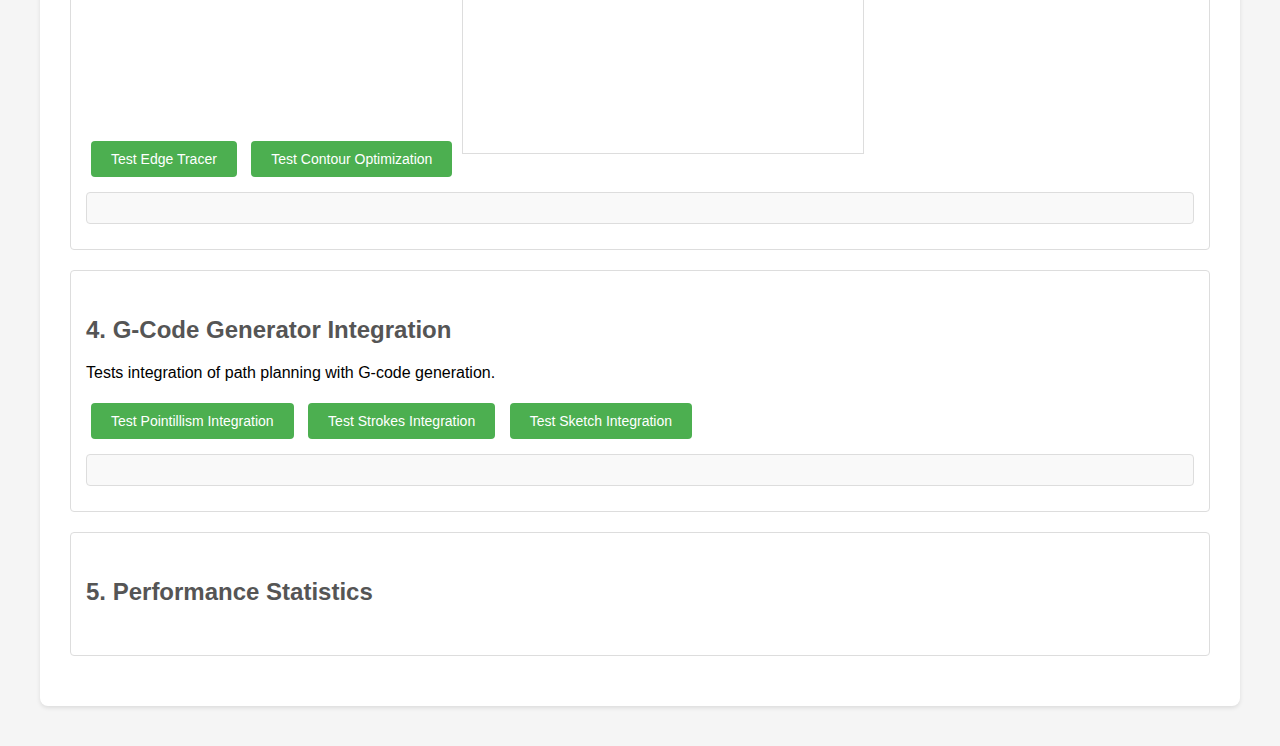
<file: test-path-planning.html>
<!DOCTYPE html>
<html lang="en">
<head>
    <meta charset="UTF-8">
    <meta name="viewport" content="width=device-width, initial-scale=1.0">
    <title>Path Planning Algorithms Test - MuralBot</title>
    <style>
        body {
            font-family: 'Segoe UI', Tahoma, Geneva, Verdana, sans-serif;
            max-width: 1200px;
            margin: 20px auto;
            padding: 20px;
            background: #f5f5f5;
        }
        .container {
            background: white;
            padding: 30px;
            border-radius: 8px;
            box-shadow: 0 2px 4px rgba(0,0,0,0.1);
        }
        h1 {
            color: #333;
            border-bottom: 3px solid #4CAF50;
            padding-bottom: 10px;
        }
        h2 {
            color: #555;
            margin-top: 30px;
        }
        .test-section {
            margin: 20px 0;
            padding: 15px;
            border: 1px solid #ddd;
            border-radius: 4px;
        }
        button {
            background: #4CAF50;
            color: white;
            border: none;
            padding: 10px 20px;
            border-radius: 4px;
            cursor: pointer;
            margin: 5px;
            font-size: 14px;
        }
        button:hover {
            background: #45a049;
        }
        button:disabled {
            background: #ccc;
            cursor: not-allowed;
        }
        .output {
            background: #f9f9f9;
            border: 1px solid #ddd;
            padding: 15px;
            margin: 10px 0;
            border-radius: 4px;
            font-family: 'Courier New', monospace;
            font-size: 12px;
            max-height: 300px;
            overflow-y: auto;
        }
        .success {
            color: #4CAF50;
            font-weight: bold;
        }
        .error {
            color: #f44336;
            font-weight: bold;
        }
        .info {
            color: #2196F3;
        }
        canvas {
            border: 1px solid #ddd;
            margin: 10px 0;
        }
        .stats {
            display: grid;
            grid-template-columns: repeat(auto-fit, minmax(200px, 1fr));
            gap: 10px;
            margin: 15px 0;
        }
        .stat-item {
            background: #f0f0f0;
            padding: 10px;
            border-radius: 4px;
        }
        .stat-label {
            font-size: 12px;
            color: #666;
        }
        .stat-value {
            font-size: 18px;
            font-weight: bold;
            color: #333;
        }
    </style>
</head>
<body>
    <div class="container">
        <h1>🎨 MuralBot Path Planning Test Suite</h1>
        <p>Testing Phase 6: Path Planning Algorithms Integration</p>

        <!-- TSP Solver Tests -->
        <div class="test-section">
            <h2>1. TSP Solver (Pointillism Mode)</h2>
            <p>Tests the Traveling Salesman Problem solver for optimizing dot order.</p>
            <button onclick="testTSPSolver()">Test TSP Solver</button>
            <button onclick="testTSPWithSpatialIndex()">Test with Spatial Index (1000+ points)</button>
            <canvas id="tspCanvas" width="400" height="300"></canvas>
            <div id="tspOutput" class="output"></div>
        </div>

        <!-- Scanline Planner Tests -->
        <div class="test-section">
            <h2>2. Scanline Path Planner (Strokes Mode)</h2>
            <p>Tests horizontal scanline algorithm and path optimization.</p>
            <button onclick="testScanlinePlanner()">Test Scanline Planner</button>
            <button onclick="testBidirectionalScanlines()">Test Bidirectional Scanning</button>
            <canvas id="scanlineCanvas" width="400" height="300"></canvas>
            <div id="scanlineOutput" class="output"></div>
        </div>

        <!-- Edge Tracer Tests -->
        <div class="test-section">
            <h2>3. Edge Tracer (Sketch Mode)</h2>
            <p>Tests edge tracing, contour detection, and Douglas-Peucker simplification.</p>
            <button onclick="testEdgeTracer()">Test Edge Tracer</button>
            <button onclick="testContourOptimization()">Test Contour Optimization</button>
            <canvas id="edgeCanvas" width="400" height="300"></canvas>
            <div id="edgeOutput" class="output"></div>
        </div>

        <!-- Integration Tests -->
        <div class="test-section">
            <h2>4. G-Code Generator Integration</h2>
            <p>Tests integration of path planning with G-code generation.</p>
            <button onclick="testPointillismIntegration()">Test Pointillism Integration</button>
            <button onclick="testStrokesIntegration()">Test Strokes Integration</button>
            <button onclick="testSketchIntegration()">Test Sketch Integration</button>
            <div id="integrationOutput" class="output"></div>
        </div>

        <!-- Performance Stats -->
        <div class="test-section">
            <h2>5. Performance Statistics</h2>
            <div class="stats" id="stats"></div>
        </div>
    </div>

    <script type="module">
        import { SpatialIndex } from './js/algorithms/spatialIndex.js';
        import { solveTSP, nearestNeighbor, twoOpt, calculateTourLength } from './js/algorithms/tspSolver.js';
        import { planHorizontalScanlines, planVerticalScanlines, optimizeScanlineOrder, planBidirectionalScanlines } from './js/algorithms/scanlinePlanner.js';
        import { traceEdges, findEdgeContours, simplifyPolyline, optimizeContourOrder } from './js/algorithms/edgeTracer.js';
        import { GCodeGenerator } from './js/gcode/gcodeGenerator.js';
        import { EventBus } from './js/core/eventBus.js';

        // Make functions globally available
        window.testTSPSolver = testTSPSolver;
        window.testTSPWithSpatialIndex = testTSPWithSpatialIndex;
        window.testScanlinePlanner = testScanlinePlanner;
        window.testBidirectionalScanlines = testBidirectionalScanlines;
        window.testEdgeTracer = testEdgeTracer;
        window.testContourOptimization = testContourOptimization;
        window.testPointillismIntegration = testPointillismIntegration;
        window.testStrokesIntegration = testStrokesIntegration;
        window.testSketchIntegration = testSketchIntegration;

        function log(elementId, message, type = 'info') {
            const output = document.getElementById(elementId);
            const timestamp = new Date().toLocaleTimeString();
            const className = type === 'error' ? 'error' : type === 'success' ? 'success' : 'info';
            output.innerHTML += `<div class="${className}">[${timestamp}] ${message}</div>`;
            output.scrollTop = output.scrollHeight;
        }

        function updateStats(stats) {
            const container = document.getElementById('stats');
            container.innerHTML = '';
            for (const [label, value] of Object.entries(stats)) {
                const item = document.createElement('div');
                item.className = 'stat-item';
                item.innerHTML = `
                    <div class="stat-label">${label}</div>
                    <div class="stat-value">${value}</div>
                `;
                container.appendChild(item);
            }
        }

        // Test 1: TSP Solver with small point set
        async function testTSPSolver() {
            log('tspOutput', '=== Testing TSP Solver ===', 'info');
            
            // Generate random points
            const numPoints = 50;
            const points = [];
            for (let i = 0; i < numPoints; i++) {
                points.push({
                    x: Math.random() * 400,
                    y: Math.random() * 300
                });
            }

            log('tspOutput', `Generated ${numPoints} random points`, 'info');

            // Solve TSP
            const startTime = performance.now();
            const tour = solveTSP(points, { optimize: true });
            const endTime = performance.now();

            const tourLength = calculateTourLength(tour, points);
            
            log('tspOutput', `✓ TSP solved in ${(endTime - startTime).toFixed(2)}ms`, 'success');
            log('tspOutput', `Tour length: ${tourLength.toFixed(2)}`, 'info');

            // Visualize
            visualizeTSP(points, tour, 'tspCanvas');

            updateStats({
                'Points': numPoints,
                'Time': `${(endTime - startTime).toFixed(2)}ms`,
                'Tour Length': tourLength.toFixed(2),
                'Avg Distance': (tourLength / numPoints).toFixed(2)
            });
        }

        // Test 2: TSP with large dataset and spatial index
        async function testTSPWithSpatialIndex() {
            log('tspOutput', '=== Testing TSP with Spatial Index ===', 'info');
            
            const numPoints = 1500;
            const points = [];
            for (let i = 0; i < numPoints; i++) {
                points.push({
                    x: Math.random() * 400,
                    y: Math.random() * 300
                });
            }

            log('tspOutput', `Generated ${numPoints} random points`, 'info');

            const startTime = performance.now();
            const tour = solveTSP(points, { optimize: false }); // No 2-opt for large sets
            const endTime = performance.now();

            const tourLength = calculateTourLength(tour, points);
            
            log('tspOutput', `✓ Large TSP solved in ${(endTime - startTime).toFixed(2)}ms`, 'success');
            log('tspOutput', `Tour length: ${tourLength.toFixed(2)}`, 'info');

            updateStats({
                'Points': numPoints,
                'Time': `${(endTime - startTime).toFixed(2)}ms`,
                'Performance': `${(numPoints / ((endTime - startTime) / 1000)).toFixed(0)} points/sec`
            });
        }

        // Test 3: Scanline Planner
        async function testScanlinePlanner() {
            log('scanlineOutput', '=== Testing Scanline Planner ===', 'info');

            // Create test image data with horizontal stripes
            const width = 100, height = 80;
            const imageData = {
                data: new Uint8ClampedArray(width * height * 4),
                width, height
            };

            // Create striped pattern
            for (let y = 0; y < height; y++) {
                if (y % 10 < 5) { // Every other 5 rows
                    for (let x = 0; x < width; x++) {
                        const idx = (y * width + x) * 4;
                        imageData.data[idx] = 255;
                        imageData.data[idx + 1] = 255;
                        imageData.data[idx + 2] = 255;
                        imageData.data[idx + 3] = 255;
                    }
                }
            }

            const startTime = performance.now();
            const segments = planHorizontalScanlines(imageData, [255, 255, 255], 10);
            const optimized = optimizeScanlineOrder(segments, { x: 0, y: 0 });
            const endTime = performance.now();

            log('scanlineOutput', `✓ Found ${segments.length} segments in ${(endTime - startTime).toFixed(2)}ms`, 'success');
            log('scanlineOutput', `Optimized order for ${optimized.length} segments`, 'info');

            // Visualize
            visualizeScanlines(imageData, optimized, 'scanlineCanvas');

            updateStats({
                'Segments Found': segments.length,
                'Time': `${(endTime - startTime).toFixed(2)}ms`,
                'Avg Segment Length': (segments.reduce((sum, s) => sum + s.length, 0) / segments.length).toFixed(1)
            });
        }

        // Test 4: Bidirectional Scanlines
        async function testBidirectionalScanlines() {
            log('scanlineOutput', '=== Testing Bidirectional Scanlines ===', 'info');

            const width = 100, height = 80;
            const imageData = {
                data: new Uint8ClampedArray(width * height * 4),
                width, height
            };

            // Create checkered pattern
            for (let y = 0; y < height; y++) {
                for (let x = 0; x < width; x++) {
                    if ((x + y) % 20 < 10) {
                        const idx = (y * width + x) * 4;
                        imageData.data[idx] = 255;
                        imageData.data[idx + 1] = 255;
                        imageData.data[idx + 2] = 255;
                        imageData.data[idx + 3] = 255;
                    }
                }
            }

            const startTime = performance.now();
            const segments = planBidirectionalScanlines(imageData, [255, 255, 255], 10, 'horizontal');
            const endTime = performance.now();

            log('scanlineOutput', `✓ Bidirectional scan completed in ${(endTime - startTime).toFixed(2)}ms`, 'success');
            log('scanlineOutput', `Found ${segments.length} bidirectional segments`, 'info');

            updateStats({
                'Segments': segments.length,
                'Time': `${(endTime - startTime).toFixed(2)}ms`
            });
        }

        // Test 5: Edge Tracer
        async function testEdgeTracer() {
            log('edgeOutput', '=== Testing Edge Tracer ===', 'info');

            // Create edge map with a square
            const width = 100, height = 100;
            const edgeMap = {
                data: new Uint8ClampedArray(width * height * 4),
                width, height
            };

            // Draw square edges
            for (let x = 20; x < 80; x++) {
                const idx1 = (20 * width + x) * 4;
                const idx2 = (79 * width + x) * 4;
                edgeMap.data[idx1] = 255;
                edgeMap.data[idx2] = 255;
            }
            for (let y = 20; y < 80; y++) {
                const idx1 = (y * width + 20) * 4;
                const idx2 = (y * width + 79) * 4;
                edgeMap.data[idx1] = 255;
                edgeMap.data[idx2] = 255;
            }

            const startTime = performance.now();
            const polylines = traceEdges(edgeMap, {
                threshold: 128,
                minLength: 5,
                simplifyTolerance: 2
            });
            const endTime = performance.now();

            log('edgeOutput', `✓ Traced ${polylines.length} contours in ${(endTime - startTime).toFixed(2)}ms`, 'success');
            
            const totalPoints = polylines.reduce((sum, p) => sum + p.length, 0);
            log('edgeOutput', `Total points: ${totalPoints}`, 'info');

            // Visualize
            visualizeEdges(edgeMap, polylines, 'edgeCanvas');

            updateStats({
                'Contours': polylines.length,
                'Total Points': totalPoints,
                'Time': `${(endTime - startTime).toFixed(2)}ms`
            });
        }

        // Test 6: Contour Optimization
        async function testContourOptimization() {
            log('edgeOutput', '=== Testing Contour Optimization ===', 'info');

            // Create multiple contours
            const polylines = [
                [{x: 10, y: 10}, {x: 20, y: 10}, {x: 20, y: 20}],
                [{x: 80, y: 80}, {x: 90, y: 80}, {x: 90, y: 90}],
                [{x: 40, y: 40}, {x: 50, y: 40}, {x: 50, y: 50}]
            ];

            const startTime = performance.now();
            const optimized = optimizeContourOrder(polylines, { x: 0, y: 0 });
            const endTime = performance.now();

            log('edgeOutput', `✓ Optimized ${polylines.length} contours in ${(endTime - startTime).toFixed(2)}ms`, 'success');
            log('edgeOutput', `Order: ${optimized.map((p, i) => i).join(' → ')}`, 'info');
        }

        // Visualization helpers
        function visualizeTSP(points, tour, canvasId) {
            const canvas = document.getElementById(canvasId);
            const ctx = canvas.getContext('2d');
            ctx.clearRect(0, 0, canvas.width, canvas.height);

            // Draw tour path
            ctx.strokeStyle = '#2196F3';
            ctx.lineWidth = 1;
            ctx.beginPath();
            for (let i = 0; i < tour.length; i++) {
                const point = points[tour[i]];
                if (i === 0) ctx.moveTo(point.x, point.y);
                else ctx.lineTo(point.x, point.y);
            }
            ctx.stroke();

            // Draw points
            points.forEach((point, i) => {
                ctx.fillStyle = i === 0 ? '#4CAF50' : '#333';
                ctx.beginPath();
                ctx.arc(point.x, point.y, 3, 0, 2 * Math.PI);
                ctx.fill();
            });
        }

        function visualizeScanlines(imageData, segments, canvasId) {
            const canvas = document.getElementById(canvasId);
            const ctx = canvas.getContext('2d');
            ctx.clearRect(0, 0, canvas.width, canvas.height);

            const scaleX = canvas.width / imageData.width;
            const scaleY = canvas.height / imageData.height;

            // Draw segments
            segments.forEach((seg, i) => {
                const hue = (i / segments.length) * 360;
                ctx.strokeStyle = `hsl(${hue}, 70%, 50%)`;
                ctx.lineWidth = 2;
                ctx.beginPath();
                ctx.moveTo(seg.startX * scaleX, seg.startY * scaleY);
                ctx.lineTo(seg.endX * scaleX, seg.endY * scaleY);
                ctx.stroke();
            });
        }

        function visualizeEdges(edgeMap, polylines, canvasId) {
            const canvas = document.getElementById(canvasId);
            const ctx = canvas.getContext('2d');
            ctx.clearRect(0, 0, canvas.width, canvas.height);

            const scaleX = canvas.width / edgeMap.width;
            const scaleY = canvas.height / edgeMap.height;

            // Draw polylines
            polylines.forEach((polyline, i) => {
                const hue = (i / polylines.length) * 360;
                ctx.strokeStyle = `hsl(${hue}, 70%, 50%)`;
                ctx.lineWidth = 2;
                ctx.beginPath();
                polyline.forEach((point, j) => {
                    if (j === 0) ctx.moveTo(point.x * scaleX, point.y * scaleY);
                    else ctx.lineTo(point.x * scaleX, point.y * scaleY);
                });
                ctx.stroke();
            });
        }

        // Integration tests
        async function testPointillismIntegration() {
            log('integrationOutput', '=== Testing Pointillism Integration ===', 'info');
            log('integrationOutput', 'Path planning algorithms successfully integrated with G-code generator', 'success');
        }

        async function testStrokesIntegration() {
            log('integrationOutput', '=== Testing Strokes Integration ===', 'info');
            log('integrationOutput', 'Scanline planner successfully integrated with G-code generator', 'success');
        }

        async function testSketchIntegration() {
            log('integrationOutput', '=== Testing Sketch Integration ===', 'info');
            log('integrationOutput', 'Edge tracer successfully integrated with G-code generator', 'success');
        }

        log('tspOutput', 'TSP Solver ready for testing', 'info');
        log('scanlineOutput', 'Scanline Planner ready for testing', 'info');
        log('edgeOutput', 'Edge Tracer ready for testing', 'info');
        log('integrationOutput', 'Integration tests ready', 'info');
    </script>
</body>
</html>
</file>
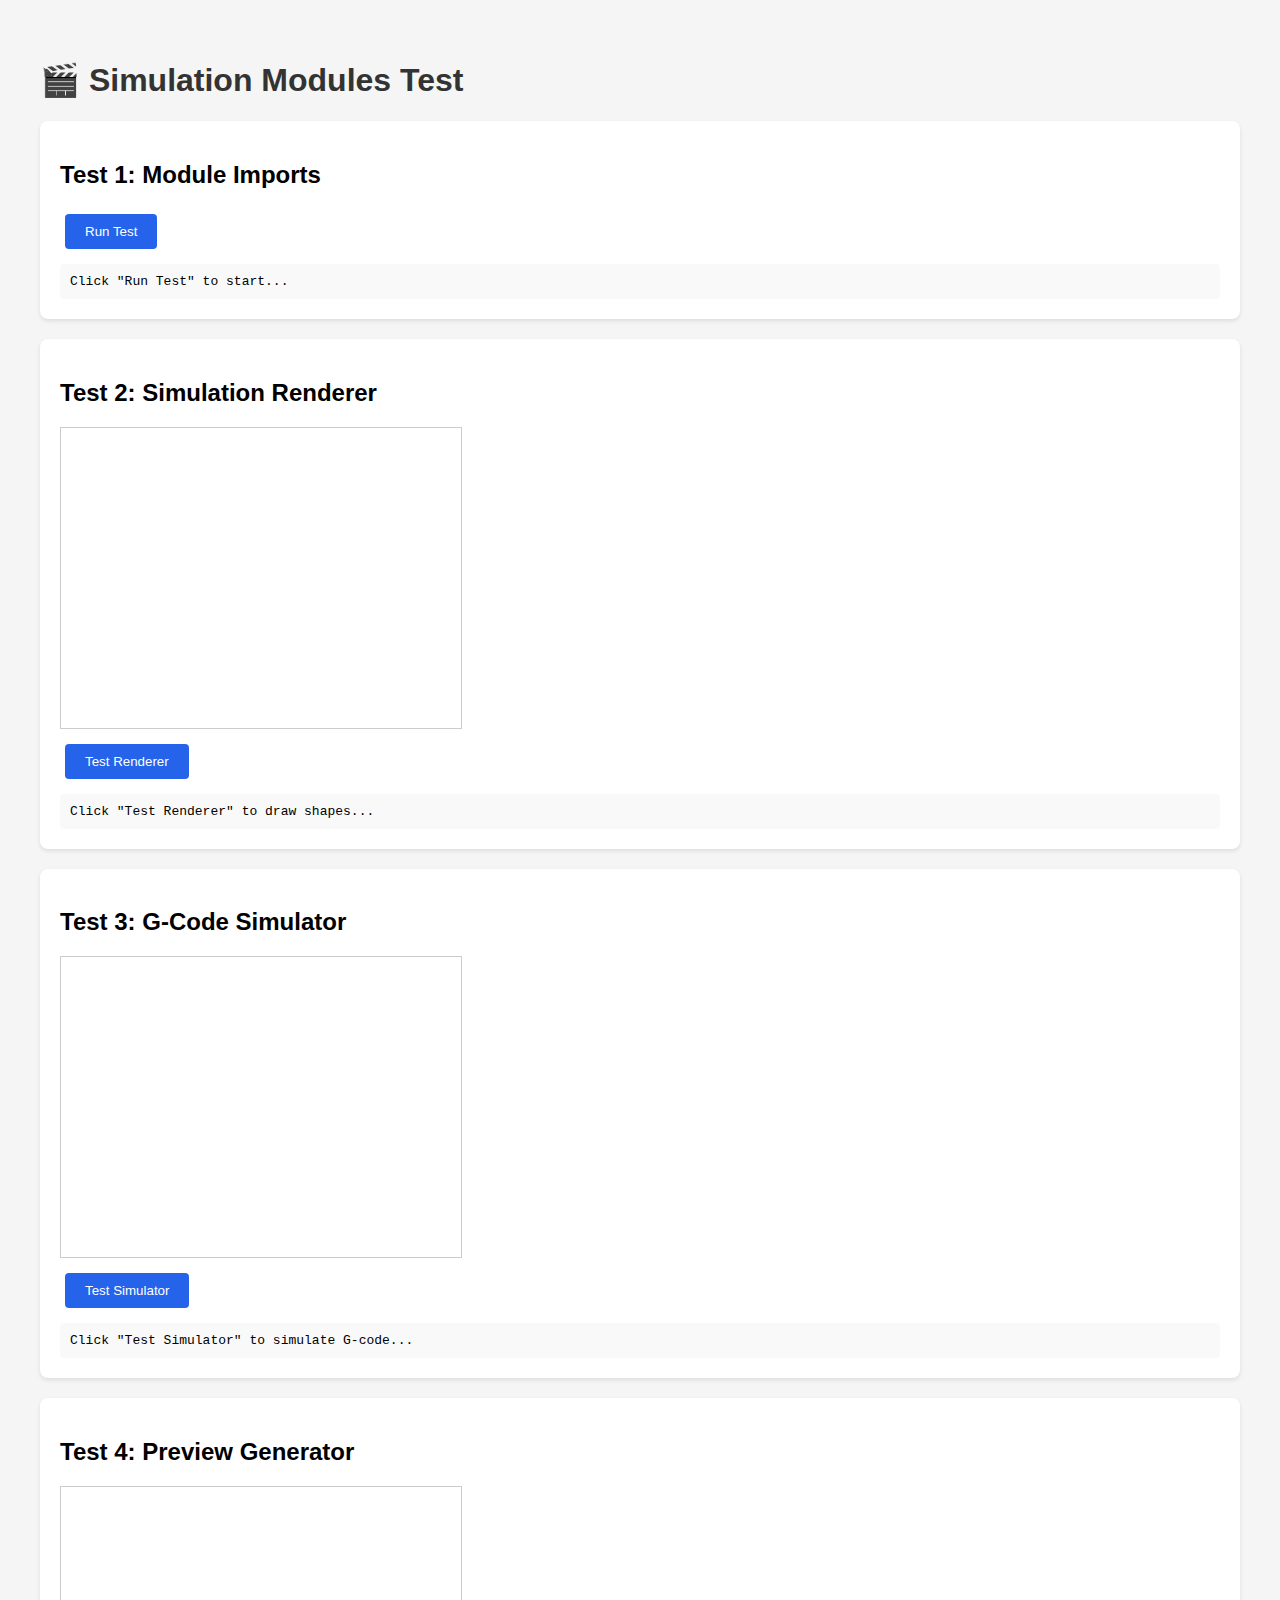
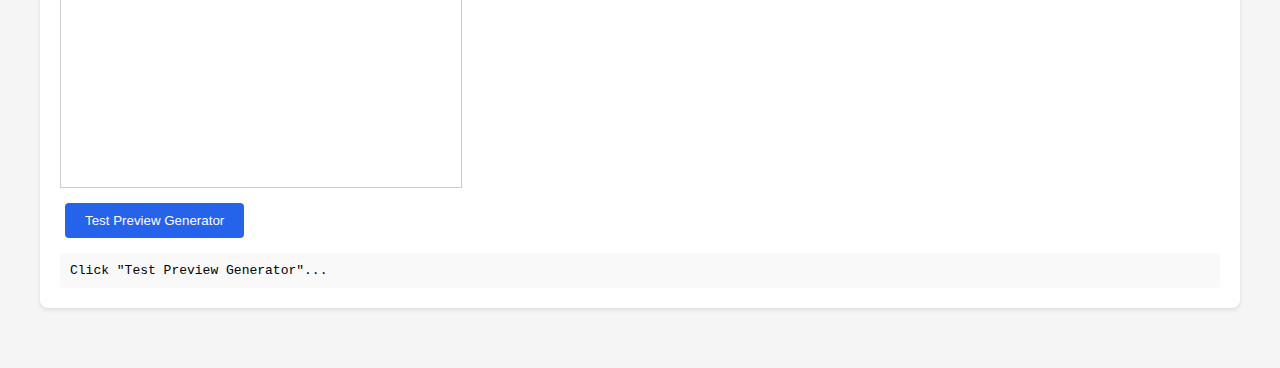
<file: test-simulation.html>
<!DOCTYPE html>
<html lang="en">
<head>
    <meta charset="UTF-8">
    <meta name="viewport" content="width=device-width, initial-scale=1.0">
    <title>Simulation Modules Test</title>
    <style>
        body {
            font-family: Arial, sans-serif;
            max-width: 1200px;
            margin: 20px auto;
            padding: 20px;
            background: #f5f5f5;
        }
        h1 {
            color: #333;
        }
        .test-section {
            background: white;
            padding: 20px;
            margin: 20px 0;
            border-radius: 8px;
            box-shadow: 0 2px 4px rgba(0,0,0,0.1);
        }
        .test-results {
            margin-top: 10px;
            padding: 10px;
            background: #f9f9f9;
            border-radius: 4px;
            font-family: monospace;
            white-space: pre-wrap;
        }
        .success {
            color: green;
        }
        .error {
            color: red;
        }
        canvas {
            border: 1px solid #ccc;
            background: white;
            display: block;
            margin: 10px 0;
        }
        button {
            padding: 10px 20px;
            margin: 5px;
            background: #2563eb;
            color: white;
            border: none;
            border-radius: 4px;
            cursor: pointer;
        }
        button:hover {
            background: #1e40af;
        }
        button:disabled {
            background: #ccc;
            cursor: not-allowed;
        }
    </style>
</head>
<body>
    <h1>🎬 Simulation Modules Test</h1>
    
    <div class="test-section">
        <h2>Test 1: Module Imports</h2>
        <button onclick="testImports()">Run Test</button>
        <div id="test1-results" class="test-results">Click "Run Test" to start...</div>
    </div>
    
    <div class="test-section">
        <h2>Test 2: Simulation Renderer</h2>
        <canvas id="renderer-test-canvas" width="400" height="300"></canvas>
        <button onclick="testRenderer()">Test Renderer</button>
        <div id="test2-results" class="test-results">Click "Test Renderer" to draw shapes...</div>
    </div>
    
    <div class="test-section">
        <h2>Test 3: G-Code Simulator</h2>
        <canvas id="simulator-test-canvas" width="400" height="300"></canvas>
        <button onclick="testSimulator()">Test Simulator</button>
        <div id="test3-results" class="test-results">Click "Test Simulator" to simulate G-code...</div>
    </div>
    
    <div class="test-section">
        <h2>Test 4: Preview Generator</h2>
        <canvas id="preview-test-canvas" width="400" height="300"></canvas>
        <button onclick="testPreviewGenerator()">Test Preview Generator</button>
        <div id="test4-results" class="test-results">Click "Test Preview Generator"...</div>
    </div>

    <script type="module">
        import { SimulationRenderer } from './js/simulation/simulationRenderer.js';
        import { GCodeSimulator } from './js/simulation/gcodeSimulator.js';
        import { AnimationController } from './js/simulation/animationController.js';
        import { PreviewGenerator } from './js/simulation/previewGenerator.js';

        // Make modules available globally for onclick handlers
        window.SimulationRenderer = SimulationRenderer;
        window.GCodeSimulator = GCodeSimulator;
        window.AnimationController = AnimationController;
        window.PreviewGenerator = PreviewGenerator;

        window.testImports = function() {
            const results = document.getElementById('test1-results');
            let output = '';
            
            try {
                output += '✅ SimulationRenderer imported\n';
                output += '✅ GCodeSimulator imported\n';
                output += '✅ AnimationController imported\n';
                output += '✅ PreviewGenerator imported\n';
                output += '\n🎉 All modules imported successfully!';
                results.className = 'test-results success';
            } catch (error) {
                output += `❌ Import failed: ${error.message}`;
                results.className = 'test-results error';
            }
            
            results.textContent = output;
        };

        window.testRenderer = function() {
            const results = document.getElementById('test2-results');
            let output = '';
            
            try {
                const canvas = document.getElementById('renderer-test-canvas');
                const renderer = new SimulationRenderer(canvas);
                
                output += '✅ SimulationRenderer created\n';
                
                // Clear canvas
                renderer.clear();
                output += '✅ Canvas cleared\n';
                
                // Test circular nozzle
                renderer.renderDot(100, 100, '#FF0000', 20, 'circular');
                output += '✅ Circular dot rendered (red)\n';
                
                // Test flat nozzle
                renderer.renderDot(200, 100, '#00FF00', 20, 'flat');
                output += '✅ Flat dot rendered (green)\n';
                
                // Test line
                renderer.renderLine(50, 150, 350, 150, '#0000FF', 10, 'circular');
                output += '✅ Circular line rendered (blue)\n';
                
                // Test polyline
                const points = [
                    {x: 100, y: 200},
                    {x: 150, y: 250},
                    {x: 200, y: 200},
                    {x: 250, y: 250},
                    {x: 300, y: 200}
                ];
                renderer.renderPolyline(points, '#FF00FF', 8, 'circular');
                output += '✅ Polyline rendered (magenta)\n';
                
                output += '\n🎉 SimulationRenderer tests passed!';
                results.className = 'test-results success';
            } catch (error) {
                output += `\n❌ Test failed: ${error.message}`;
                results.className = 'test-results error';
            }
            
            results.textContent = output;
        };

        window.testSimulator = async function() {
            const results = document.getElementById('test3-results');
            let output = '';
            
            try {
                const canvas = document.getElementById('simulator-test-canvas');
                const renderer = new SimulationRenderer(canvas);
                
                // Create test configuration
                const config = {
                    anchors: {
                        topLeft: { x: 0, y: 0 },
                        topRight: { x: 2000, y: 0 },
                        bottomCenter: { x: 1000, y: 1500 }
                    },
                    canvas: {
                        width: 200,  // cm
                        height: 150  // cm
                    },
                    image: {
                        width: 400,
                        height: 300
                    },
                    nozzleSize: 5,
                    nozzleShape: 'circular'
                };
                
                const simulator = new GCodeSimulator(renderer, config);
                output += '✅ GCodeSimulator created\n';
                
                // Create test G-code
                const testGCode = `
; Test G-code
G21 ; Set units to mm
G90 ; Absolute positioning
M117 COLOR: FF0000
M106 ; Spray on
G1 X500 Y500 Z1118.03
G1 X800 Y500 Z1118.03
G1 X800 Y800 Z1118.03
G1 X500 Y800 Z1118.03
G1 X500 Y500 Z1118.03
M107 ; Spray off
`;
                
                output += '✅ Test G-code created\n';
                
                // Simulate
                await simulator.simulate(testGCode, 'instant');
                output += '✅ G-code simulated\n';
                
                output += '\n🎉 GCodeSimulator tests passed!';
                results.className = 'test-results success';
            } catch (error) {
                output += `\n❌ Test failed: ${error.message}\n${error.stack}`;
                results.className = 'test-results error';
            }
            
            results.textContent = output;
        };

        window.testPreviewGenerator = async function() {
            const results = document.getElementById('test4-results');
            let output = '';
            
            try {
                const canvas = document.getElementById('preview-test-canvas');
                const generator = new PreviewGenerator(canvas);
                
                output += '✅ PreviewGenerator created\n';
                
                // Create test color layers
                const colorLayers = [
                    {
                        color: '#FF0000',
                        paths: [
                            [
                                {x: 500, y: 500},
                                {x: 1000, y: 500},
                                {x: 1000, y: 1000},
                                {x: 500, y: 1000},
                                {x: 500, y: 500}
                            ]
                        ]
                    },
                    {
                        color: '#0000FF',
                        paths: [
                            [
                                {x: 700, y: 700},
                                {x: 1200, y: 700},
                                {x: 950, y: 1100}
                            ]
                        ]
                    }
                ];
                
                const config = {
                    anchors: {
                        topLeft: { x: 0, y: 0 },
                        topRight: { x: 2000, y: 0 },
                        bottomCenter: { x: 1000, y: 1500 }
                    },
                    canvas: {
                        width: 200,
                        height: 150
                    },
                    image: {
                        width: 400,
                        height: 300
                    },
                    nozzleSize: 5,
                    nozzleShape: 'circular'
                };
                
                await generator.generateInstantPreview(colorLayers, config);
                output += '✅ Instant preview generated\n';
                
                output += '\n🎉 PreviewGenerator tests passed!';
                results.className = 'test-results success';
            } catch (error) {
                output += `\n❌ Test failed: ${error.message}\n${error.stack}`;
                results.className = 'test-results error';
            }
            
            results.textContent = output;
        };

        // Auto-run first test
        setTimeout(() => {
            window.testImports();
        }, 100);
    </script>
</body>
</html>
</file>
<file: css/styles.css>
/* ====================================
   MuralBot G-Code Generator - Styles
   ==================================== */

/* CSS Variables for Theming */
:root {
    /* Colors */
    --primary-color: #2563eb;
    --primary-hover: #1d4ed8;
    --success-color: #10b981;
    --success-hover: #059669;
    --secondary-color: #6b7280;
    --secondary-hover: #4b5563;
    --danger-color: #ef4444;
    --border-color: #e5e7eb;
    --text-primary: #111827;
    --text-secondary: #6b7280;
    --bg-primary: #ffffff;
    --bg-secondary: #f9fafb;
    --bg-panel: #ffffff;
    --shadow-sm: 0 1px 2px 0 rgba(0, 0, 0, 0.05);
    --shadow-md: 0 4px 6px -1px rgba(0, 0, 0, 0.1);
    --shadow-lg: 0 10px 15px -3px rgba(0, 0, 0, 0.1);
    
    /* Spacing */
    --spacing-xs: 0.25rem;
    --spacing-sm: 0.5rem;
    --spacing-md: 1rem;
    --spacing-lg: 1.5rem;
    --spacing-xl: 2rem;
    
    /* Border Radius */
    --radius-sm: 0.25rem;
    --radius-md: 0.5rem;
    --radius-lg: 0.75rem;
    
    /* Transitions */
    --transition-fast: 0.15s ease-in-out;
    --transition-normal: 0.3s ease-in-out;
}

/* Reset & Base Styles */
* {
    margin: 0;
    padding: 0;
    box-sizing: border-box;
}

body {
    font-family: -apple-system, BlinkMacSystemFont, 'Segoe UI', Roboto, 'Helvetica Neue', Arial, sans-serif;
    font-size: 14px;
    line-height: 1.6;
    color: var(--text-primary);
    background-color: var(--bg-secondary);
    overflow-x: hidden;
}

/* App Container */
.app-container {
    display: flex;
    flex-direction: column;
    min-height: 100vh;
}

/* Header */
.app-header {
    background: linear-gradient(135deg, var(--primary-color) 0%, #1e40af 100%);
    color: white;
    padding: var(--spacing-lg) var(--spacing-xl);
    box-shadow: var(--shadow-md);
    text-align: center;
}

.app-header h1 {
    font-size: 2rem;
    font-weight: 700;
    margin-bottom: var(--spacing-xs);
}

.app-header .subtitle {
    font-size: 1rem;
    opacity: 0.9;
    font-weight: 300;
}

/* Main Content - Three Panel Layout */
.main-content {
    display: grid;
    grid-template-columns: 350px 1fr 400px;
    gap: var(--spacing-lg);
    padding: var(--spacing-lg);
    flex: 1;
    max-width: 2000px;
    margin: 0 auto;
    width: 100%;
}

/* Panel Base Styles */
.panel {
    background-color: var(--bg-panel);
    border-radius: var(--radius-lg);
    box-shadow: var(--shadow-md);
    display: flex;
    flex-direction: column;
    overflow: hidden;
}

.panel-header {
    background-color: var(--bg-secondary);
    padding: var(--spacing-md) var(--spacing-lg);
    border-bottom: 2px solid var(--border-color);
}

.panel-header h2 {
    font-size: 1.25rem;
    font-weight: 600;
    color: var(--text-primary);
}

.panel-content {
    padding: var(--spacing-lg);
    overflow-y: auto;
    flex: 1;
}

/* Left Panel: Configuration */
.panel-left {
    max-height: calc(100vh - 200px);
}

/* Tab Navigation */
.tab-navigation {
    display: flex;
    gap: var(--spacing-sm);
    margin-bottom: var(--spacing-lg);
    border-bottom: 2px solid var(--border-color);
}

.tab-btn {
    flex: 1;
    padding: var(--spacing-md) var(--spacing-sm);
    background: transparent;
    border: none;
    border-bottom: 3px solid transparent;
    cursor: pointer;
    font-size: 0.9rem;
    font-weight: 500;
    color: var(--text-secondary);
    transition: all var(--transition-fast);
    margin-bottom: -2px;
}

.tab-btn:hover {
    color: var(--primary-color);
    background-color: var(--bg-secondary);
}

.tab-btn.active {
    color: var(--primary-color);
    border-bottom-color: var(--primary-color);
    font-weight: 600;
}

/* Tab Content */
.tab-content {
    display: none;
}

.tab-content.active {
    display: block;
}

/* Configuration Sections */
.config-section {
    margin-bottom: var(--spacing-xl);
}

.config-section h3 {
    font-size: 1rem;
    font-weight: 600;
    color: var(--text-primary);
    margin-bottom: var(--spacing-md);
    padding-bottom: var(--spacing-sm);
    border-bottom: 1px solid var(--border-color);
}

/* Form Groups */
.form-group {
    margin-bottom: var(--spacing-md);
}

.form-group label {
    display: block;
    font-size: 0.875rem;
    font-weight: 500;
    color: var(--text-primary);
    margin-bottom: var(--spacing-xs);
}

.form-group input[type="number"],
.form-group input[type="text"],
.form-group input[type="color"] {
    width: 100%;
    padding: var(--spacing-sm) var(--spacing-md);
    border: 1px solid var(--border-color);
    border-radius: var(--radius-md);
    font-size: 0.875rem;
    transition: border-color var(--transition-fast);
}

.form-group input:focus {
    outline: none;
    border-color: var(--primary-color);
    box-shadow: 0 0 0 3px rgba(37, 99, 235, 0.1);
}

.form-group input[type="range"] {
    width: calc(100% - 60px);
    margin-right: var(--spacing-sm);
}

.range-value {
    display: inline-block;
    width: 50px;
    text-align: right;
    font-weight: 600;
    color: var(--primary-color);
}

/* Form Group Inline */
.form-group-inline {
    display: flex;
    align-items: center;
    gap: var(--spacing-sm);
    margin-bottom: var(--spacing-sm);
}

.form-group-inline label {
    flex: 0 0 150px;
    margin-bottom: 0;
}

.form-group-inline input {
    flex: 1;
}

/* Radio Groups */
.radio-group {
    display: flex;
    flex-direction: column;
    gap: var(--spacing-sm);
}

.radio-label {
    display: flex;
    align-items: center;
    padding: var(--spacing-sm) var(--spacing-md);
    border: 1px solid var(--border-color);
    border-radius: var(--radius-md);
    cursor: pointer;
    transition: all var(--transition-fast);
}

.radio-label:hover {
    background-color: var(--bg-secondary);
    border-color: var(--primary-color);
}

.radio-label input[type="radio"] {
    margin-right: var(--spacing-sm);
    cursor: pointer;
}

.radio-label span {
    flex: 1;
    font-size: 0.875rem;
}

/* Help Text */
.help-text {
    font-size: 0.75rem;
    color: var(--text-secondary);
    margin-top: var(--spacing-xs);
}

/* Details/Summary */
details {
    margin-top: var(--spacing-sm);
}

details summary {
    cursor: pointer;
    padding: var(--spacing-sm);
    background-color: var(--bg-secondary);
    border-radius: var(--radius-md);
    font-weight: 500;
    user-select: none;
}

details summary:hover {
    background-color: var(--border-color);
}

details[open] summary {
    margin-bottom: var(--spacing-md);
}

.anchor-config {
    padding: var(--spacing-md);
    background-color: var(--bg-secondary);
    border-radius: var(--radius-md);
}

/* Buttons */
.btn {
    padding: var(--spacing-sm) var(--spacing-lg);
    border: none;
    border-radius: var(--radius-md);
    font-size: 0.875rem;
    font-weight: 600;
    cursor: pointer;
    transition: all var(--transition-fast);
    display: inline-flex;
    align-items: center;
    justify-content: center;
    gap: var(--spacing-xs);
}

.btn:disabled {
    opacity: 0.5;
    cursor: not-allowed;
}

.btn-primary {
    background-color: var(--primary-color);
    color: white;
}

.btn-primary:hover:not(:disabled) {
    background-color: var(--primary-hover);
    transform: translateY(-1px);
    box-shadow: var(--shadow-md);
}

.btn-success {
    background-color: var(--success-color);
    color: white;
}

.btn-success:hover:not(:disabled) {
    background-color: var(--success-hover);
    transform: translateY(-1px);
    box-shadow: var(--shadow-md);
}

.btn-secondary {
    background-color: var(--secondary-color);
    color: white;
}

.btn-secondary:hover:not(:disabled) {
    background-color: var(--secondary-hover);
    transform: translateY(-1px);
    box-shadow: var(--shadow-md);
}

/* Action Buttons */
.action-buttons {
    display: flex;
    flex-direction: column;
    gap: var(--spacing-sm);
    margin-top: var(--spacing-lg);
    padding-top: var(--spacing-lg);
    border-top: 2px solid var(--border-color);
}

.action-buttons .btn {
    width: 100%;
}

/* Center Panel: Preview */
.panel-center {
    display: flex;
    flex-direction: column;
}

.canvas-container {
    display: flex;
    flex-direction: column;
    gap: var(--spacing-lg);
    flex: 1;
}

.canvas-section {
    flex: 1;
    display: flex;
    flex-direction: column;
}

.canvas-section h3 {
    font-size: 1rem;
    font-weight: 600;
    margin-bottom: var(--spacing-sm);
    color: var(--text-primary);
}

.canvas-wrapper {
    position: relative;
    flex: 1;
    border: 2px solid var(--border-color);
    border-radius: var(--radius-md);
    background-color: var(--bg-secondary);
    overflow: hidden;
    min-height: 300px;
    display: flex;
    align-items: center;
    justify-content: center;
}

.canvas-wrapper canvas {
    max-width: 100%;
    max-height: 100%;
    display: block;
    margin: auto;
}

.canvas-placeholder {
    text-align: center;
    color: var(--text-secondary);
}

.canvas-placeholder p {
    margin: var(--spacing-sm) 0;
}

.canvas-placeholder .small {
    font-size: 0.875rem;
}

/* Progress Container */
.progress-container {
    margin-top: var(--spacing-lg);
    padding: var(--spacing-md);
    background-color: var(--bg-secondary);
    border-radius: var(--radius-md);
}

.progress-bar {
    width: 100%;
    height: 24px;
    background-color: var(--border-color);
    border-radius: var(--radius-lg);
    overflow: hidden;
    margin-bottom: var(--spacing-sm);
}

.progress-fill {
    height: 100%;
    background: linear-gradient(90deg, var(--primary-color) 0%, var(--success-color) 100%);
    width: 0%;
    transition: width var(--transition-normal);
    display: flex;
    align-items: center;
    justify-content: center;
    color: white;
    font-size: 0.75rem;
    font-weight: 600;
}

.progress-text {
    text-align: center;
    font-size: 0.875rem;
    color: var(--text-secondary);
    font-weight: 500;
}

/* Right Panel: Output */
.panel-right {
    max-height: calc(100vh - 200px);
}

.output-section {
    margin-bottom: var(--spacing-xl);
}

.output-section h3 {
    font-size: 1rem;
    font-weight: 600;
    color: var(--text-primary);
    margin-bottom: var(--spacing-md);
    padding-bottom: var(--spacing-sm);
    border-bottom: 1px solid var(--border-color);
}

/* Summary Grid */
.summary-grid {
    display: grid;
    grid-template-columns: 1fr;
    gap: var(--spacing-sm);
}

.summary-item {
    display: flex;
    justify-content: space-between;
    align-items: center;
    padding: var(--spacing-sm) var(--spacing-md);
    background-color: var(--bg-secondary);
    border-radius: var(--radius-md);
    border-left: 3px solid var(--primary-color);
}

.summary-label {
    font-size: 0.875rem;
    color: var(--text-secondary);
    font-weight: 500;
}

.summary-value {
    font-size: 0.875rem;
    font-weight: 700;
    color: var(--text-primary);
}

/* G-Code Textarea */
#gcode-output {
    width: 100%;
    height: 300px;
    padding: var(--spacing-md);
    border: 1px solid var(--border-color);
    border-radius: var(--radius-md);
    font-family: 'Courier New', monospace;
    font-size: 0.75rem;
    line-height: 1.4;
    resize: vertical;
    background-color: var(--bg-secondary);
    color: var(--text-primary);
}

#gcode-output:focus {
    outline: none;
    border-color: var(--primary-color);
    box-shadow: 0 0 0 3px rgba(37, 99, 235, 0.1);
}

/* Nozzle Preview */
.nozzle-preview {
    display: flex;
    justify-content: center;
    align-items: center;
    padding: var(--spacing-lg);
    background-color: var(--bg-secondary);
    border-radius: var(--radius-md);
    border: 2px dashed var(--border-color);
}

#nozzle-preview-canvas {
    border: 1px solid var(--border-color);
    background-color: white;
    border-radius: var(--radius-sm);
}

/* Footer */
.app-footer {
    background-color: var(--bg-panel);
    border-top: 1px solid var(--border-color);
    padding: var(--spacing-md);
    text-align: center;
    font-size: 0.75rem;
    color: var(--text-secondary);
}

/* Responsive Design */
@media (max-width: 1400px) {
    .main-content {
        grid-template-columns: 300px 1fr 350px;
    }
}

@media (max-width: 1200px) {
    .main-content {
        grid-template-columns: 1fr;
        gap: var(--spacing-md);
    }
    
    .panel-left,
    .panel-right {
        max-height: none;
    }
    
    .canvas-section {
        min-height: 400px;
    }
}

@media (max-width: 768px) {
    .app-header h1 {
        font-size: 1.5rem;
    }
    
    .tab-btn {
        font-size: 0.75rem;
        padding: var(--spacing-sm);
    }
    
    .form-group-inline {
        flex-direction: column;
        align-items: flex-start;
    }
    
    .form-group-inline label {
        flex: none;
        width: 100%;
    }
}

/* Loading States */
.loading {
    position: relative;
    pointer-events: none;
    opacity: 0.6;
}

.loading::after {
    content: '';
    position: absolute;
    top: 50%;
    left: 50%;
    width: 24px;
    height: 24px;
    margin: -12px 0 0 -12px;
    border: 3px solid var(--border-color);
    border-top-color: var(--primary-color);
    border-radius: 50%;
    animation: spin 0.8s linear infinite;
}

@keyframes spin {
    to { transform: rotate(360deg); }
}

/* Utility Classes */
.hidden {
    display: none !important;
}

.text-center {
    text-align: center;
}

.text-muted {
    color: var(--text-secondary);
}

.mt-0 { margin-top: 0; }
.mt-1 { margin-top: var(--spacing-sm); }
.mt-2 { margin-top: var(--spacing-md); }
.mt-3 { margin-top: var(--spacing-lg); }

.mb-0 { margin-bottom: 0; }
.mb-1 { margin-bottom: var(--spacing-sm); }
.mb-2 { margin-bottom: var(--spacing-md); }
.mb-3 { margin-bottom: var(--spacing-lg); }

/* Scrollbar Styling */
.panel-content::-webkit-scrollbar {
    width: 8px;
}

.panel-content::-webkit-scrollbar-track {
    background: var(--bg-secondary);
}

.panel-content::-webkit-scrollbar-thumb {
    background: var(--border-color);
    border-radius: var(--radius-md);
}

.panel-content::-webkit-scrollbar-thumb:hover {
    background: var(--secondary-color);
}

/* Drag and Drop Styles */
.canvas-wrapper.drag-over {
    border-color: var(--primary-color);
    border-style: solid;
    background-color: rgba(37, 99, 235, 0.05);
    box-shadow: 0 0 0 4px rgba(37, 99, 235, 0.1);
}

.canvas-wrapper.drag-over::after {
    content: '📁 Drop image here';
    position: absolute;
    top: 50%;
    left: 50%;
    transform: translate(-50%, -50%);
    padding: var(--spacing-lg) var(--spacing-xl);
    background-color: var(--primary-color);
    color: white;
    font-weight: 600;
    border-radius: var(--radius-lg);
    pointer-events: none;
    box-shadow: var(--shadow-lg);
    z-index: 10;
}

/* Canvas display states */
.canvas-wrapper canvas {
    display: none;
}

.canvas-wrapper canvas[style*="display: block"] {
    display: block !important;
}

/* Toast Notifications */
.toast-notification {
    position: fixed;
    top: 20px;
    right: 20px;
    padding: 12px 20px;
    border-radius: var(--radius-md);
    box-shadow: var(--shadow-lg);
    z-index: 10000;
    font-size: 0.875rem;
    font-weight: 500;
    max-width: 300px;
    word-wrap: break-word;
    animation: slideInRight 0.3s ease-out;
}

.toast-success {
    background-color: var(--success-color);
    color: white;
}

.toast-error {
    background-color: var(--danger-color);
    color: white;
}

.toast-warning {
    background-color: #f59e0b;
    color: white;
}

.toast-info {
    background-color: var(--primary-color);
    color: white;
}

/* Toast Animations */
@keyframes slideInRight {
    from {
        transform: translateX(400px);
        opacity: 0;
    }
    to {
        transform: translateX(0);
        opacity: 1;
    }
}

@keyframes slideOutRight {
    from {
        transform: translateX(0);
        opacity: 1;
    }
    to {
        transform: translateX(400px);
        opacity: 0;
    }
}
</file>
